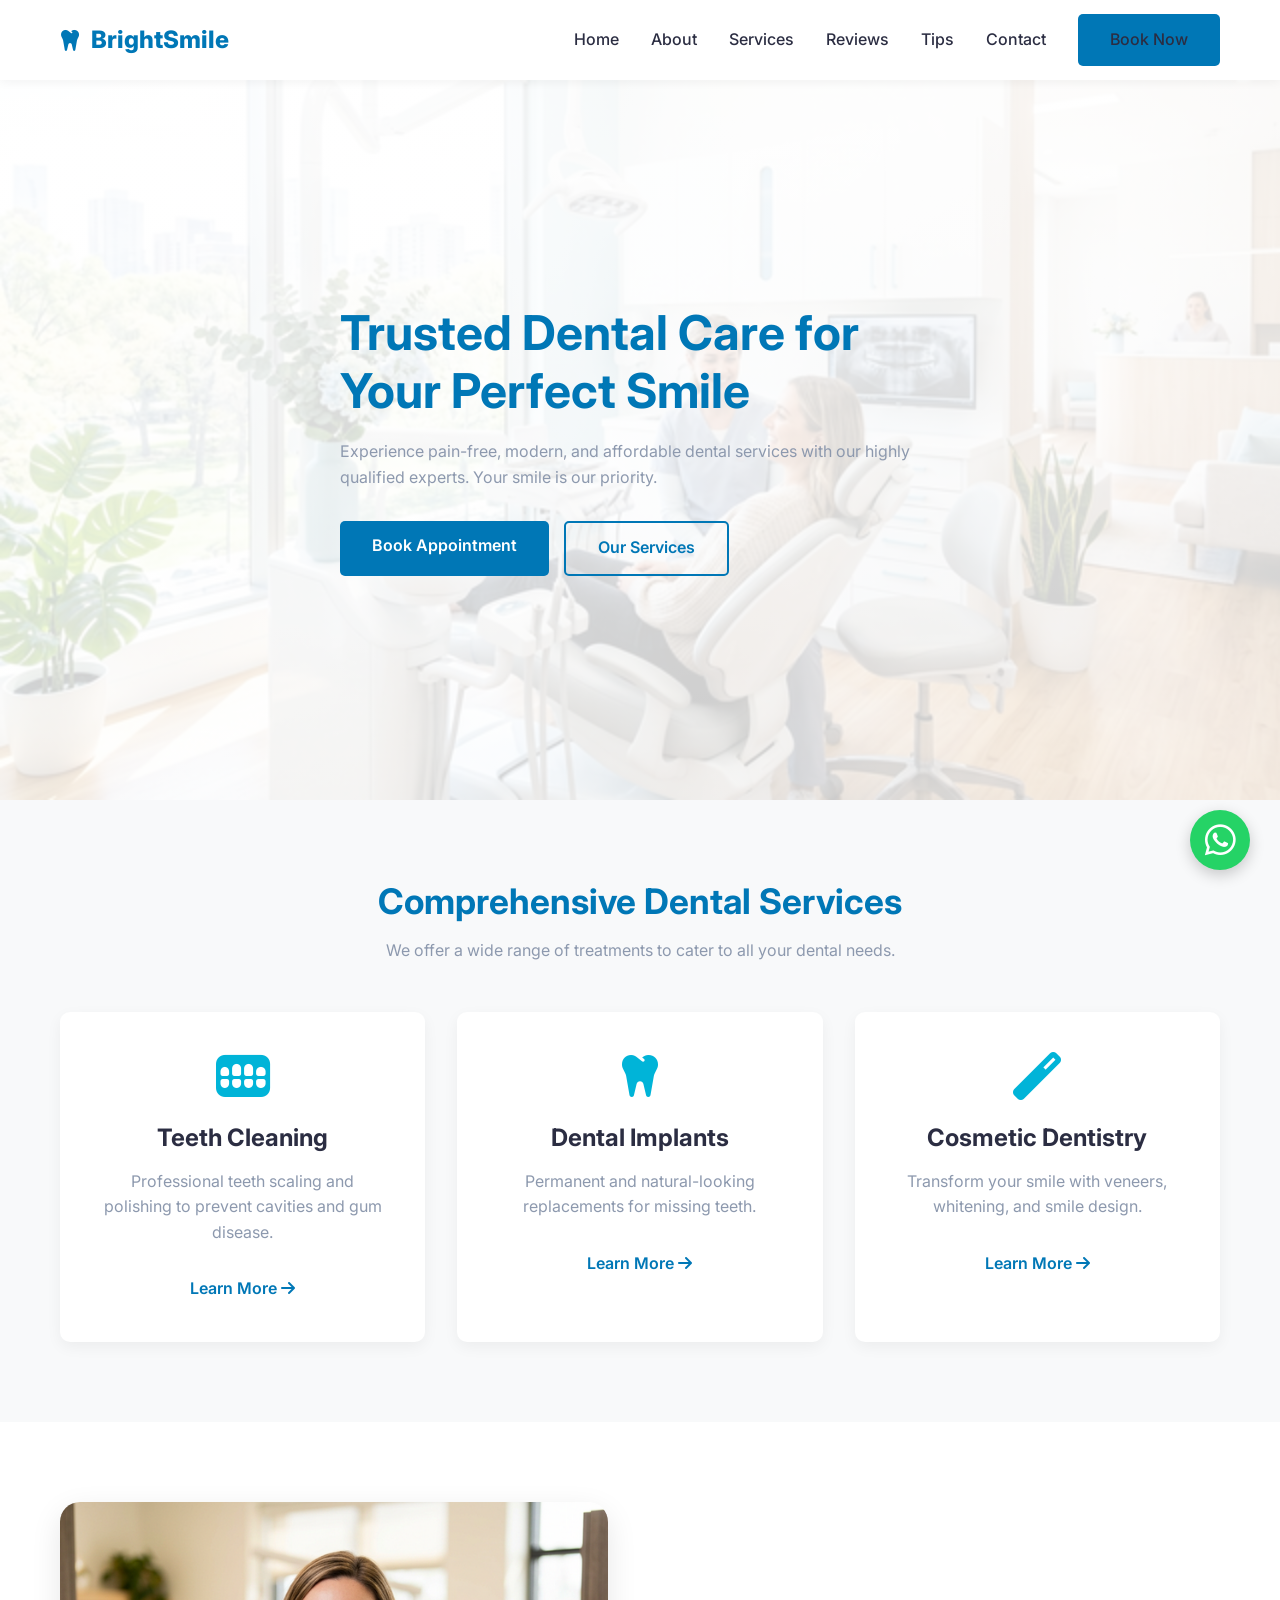
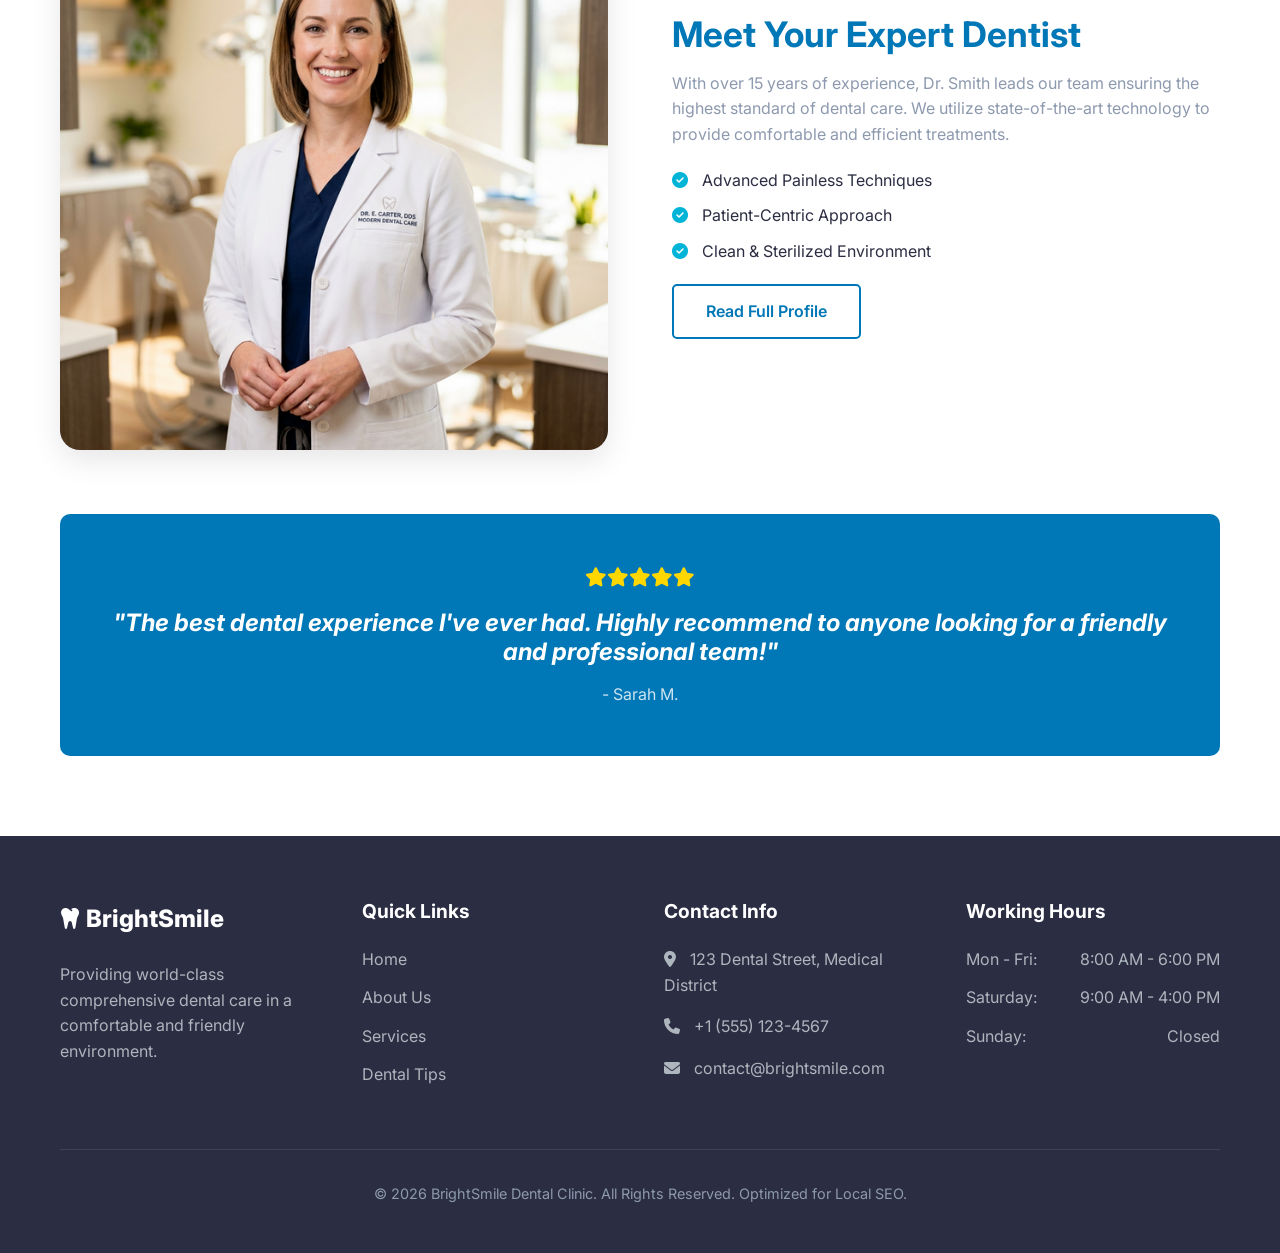
<file: index.html>
<!DOCTYPE html>
<html lang="en">
<head>
    <meta charset="UTF-8">
    <meta name="viewport" content="width=device-width, initial-scale=1.0">
    <title>BrightSmile Dental Clinic | Trusted Dental Care</title>
    <meta name="description" content="Top-rated dental clinic offering teeth cleaning, dental implants, braces, root canal treatments, and cosmetic dentistry. Book your appointment today!">
    
    <!-- Google Fonts -->
    <link href="https://fonts.googleapis.com/css2?family=Inter:wght@400;500;600;700;800&display=swap" rel="stylesheet">
    <!-- Font Awesome -->
    <link rel="stylesheet" href="https://cdnjs.cloudflare.com/ajax/libs/font-awesome/6.4.0/css/all.min.css">
    <!-- Custom CSS -->
    <link rel="stylesheet" href="css/styles.css">
    
    <style>
        /* Home Specific Styles */
        .hero {
            background: linear-gradient(rgba(255, 255, 255, 0.9), rgba(255, 255, 255, 0.8)), url('images/hero_bg_1773500211596.png') center/cover;
            min-height: 80vh;
            display: flex;
            align-items: center;
        }

        .hero-content {
            max-width: 600px;
        }

        .hero h1 {
            color: var(--primary-color);
            margin-bottom: 20px;
        }

        .hero-btns {
            display: flex;
            gap: 15px;
            margin-top: 30px;
        }

        /* Services Overview */
        .services-grid {
            display: grid;
            grid-template-columns: repeat(auto-fit, minmax(300px, 1fr));
            gap: 2rem;
            margin-top: 3rem;
        }

        .service-card {
            background: var(--white);
            padding: 2.5rem;
            border-radius: 10px;
            box-shadow: 0 5px 15px rgba(0,0,0,0.05);
            text-align: center;
            transition: var(--transition);
        }

        .service-card:hover {
            transform: translateY(-10px);
            box-shadow: 0 15px 30px rgba(0,0,0,0.1);
        }

        .service-icon {
            font-size: 3rem;
            color: var(--secondary-color);
            margin-bottom: 1.5rem;
        }

        /* Testimonial Snippet */
        .testimonial-snippet {
            background-color: var(--primary-color);
            color: var(--white);
            border-radius: 10px;
            padding: 3rem;
            text-align: center;
            margin-top: 4rem;
        }

        .stars {
            color: #ffd700;
            margin-bottom: 1rem;
            font-size: 1.2rem;
        }
    </style>
</head>
<body>

    <!-- Header -->
    <header class="header">
        <div class="container nav">
            <a href="index.html" class="logo">
                <i class="fas fa-tooth"></i> BrightSmile
            </a>
            <div class="mobile-menu-btn">
                <i class="fas fa-bars"></i>
            </div>
            <nav class="nav-links">
                <a href="index.html">Home</a>
                <a href="about.html">About</a>
                <a href="services.html">Services</a>
                <a href="testimonials.html">Reviews</a>
                <a href="blog.html">Tips</a>
                <a href="contact.html">Contact</a>
                <a href="book-appointment.html" class="btn btn-primary">Book Now</a>
            </nav>
        </div>
    </header>

    <!-- Hero Section -->
    <section class="hero">
        <div class="container">
            <div class="hero-content">
                <h1>Trusted Dental Care for Your Perfect Smile</h1>
                <p>Experience pain-free, modern, and affordable dental services with our highly qualified experts. Your smile is our priority.</p>
                <div class="hero-btns">
                    <a href="book-appointment.html" class="btn btn-primary">Book Appointment</a>
                    <a href="services.html" class="btn btn-outline">Our Services</a>
                </div>
            </div>
        </div>
    </section>

    <!-- Services Section -->
    <section class="section section-bg">
        <div class="container">
            <div class="text-center">
                <h2 style="color: var(--primary-color)">Comprehensive Dental Services</h2>
                <p>We offer a wide range of treatments to cater to all your dental needs.</p>
            </div>
            
            <div class="services-grid">
                <div class="service-card">
                    <i class="fas fa-teeth service-icon"></i>
                    <h3>Teeth Cleaning</h3>
                    <p>Professional teeth scaling and polishing to prevent cavities and gum disease.</p>
                    <a href="services.html#cleaning" style="margin-top: 15px; display: inline-block; font-weight: 600;">Learn More <i class="fas fa-arrow-right"></i></a>
                </div>
                
                <div class="service-card">
                    <i class="fas fa-tooth service-icon"></i>
                    <h3>Dental Implants</h3>
                    <p>Permanent and natural-looking replacements for missing teeth.</p>
                    <a href="services.html#implants" style="margin-top: 15px; display: inline-block; font-weight: 600;">Learn More <i class="fas fa-arrow-right"></i></a>
                </div>
                
                <div class="service-card">
                    <i class="fas fa-magic service-icon"></i>
                    <h3>Cosmetic Dentistry</h3>
                    <p>Transform your smile with veneers, whitening, and smile design.</p>
                    <a href="services.html#cosmetic" style="margin-top: 15px; display: inline-block; font-weight: 600;">Learn More <i class="fas fa-arrow-right"></i></a>
                </div>
            </div>
        </div>
    </section>

    <!-- Quick Intro Section -->
    <section class="section">
        <div class="container">
            <div style="display: flex; flex-wrap: wrap; gap: 4rem; align-items: center;">
                <div style="flex: 1; min-width: 300px;">
                    <img src="images/dentist_profile_1773500230418.png" alt="Dr. Smith - Lead Dentist" style="border-radius: 20px; box-shadow: 0 10px 30px rgba(0,0,0,0.1);">
                </div>
                <div style="flex: 1; min-width: 300px;">
                    <h2 style="color: var(--primary-color)">Meet Your Expert Dentist</h2>
                    <p>With over 15 years of experience, Dr. Smith leads our team ensuring the highest standard of dental care. We utilize state-of-the-art technology to provide comfortable and efficient treatments.</p>
                    <ul style="margin: 20px 0; display:flex; flex-direction:column; gap:10px;">
                        <li><i class="fas fa-check-circle" style="color: var(--secondary-color); margin-right: 10px;"></i> Advanced Painless Techniques</li>
                        <li><i class="fas fa-check-circle" style="color: var(--secondary-color); margin-right: 10px;"></i> Patient-Centric Approach</li>
                        <li><i class="fas fa-check-circle" style="color: var(--secondary-color); margin-right: 10px;"></i> Clean & Sterilized Environment</li>
                    </ul>
                    <a href="about.html" class="btn btn-outline">Read Full Profile</a>
                </div>
            </div>

            <!-- Testimonial Snippet -->
            <div class="testimonial-snippet">
                <div class="stars">
                    <i class="fas fa-star"></i><i class="fas fa-star"></i><i class="fas fa-star"></i><i class="fas fa-star"></i><i class="fas fa-star"></i>
                </div>
                <h3 style="color: var(--white); font-style: italic;">"The best dental experience I've ever had. Highly recommend to anyone looking for a friendly and professional team!"</h3>
                <p style="color: rgba(255,255,255,0.8); margin-bottom: 0;">- Sarah M.</p>
            </div>
        </div>
    </section>

    <!-- Footer -->
    <footer>
        <div class="container">
            <div class="footer-grid">
                <div class="footer-col">
                    <a href="index.html" class="logo" style="color: var(--white); margin-bottom: 1.5rem; display: inline-block;">
                        <i class="fas fa-tooth"></i> BrightSmile
                    </a>
                    <p>Providing world-class comprehensive dental care in a comfortable and friendly environment.</p>
                </div>
                
                <div class="footer-col">
                    <h3>Quick Links</h3>
                    <ul class="footer-links">
                        <li><a href="index.html">Home</a></li>
                        <li><a href="about.html">About Us</a></li>
                        <li><a href="services.html">Services</a></li>
                        <li><a href="blog.html">Dental Tips</a></li>
                    </ul>
                </div>
                
                <div class="footer-col">
                    <h3>Contact Info</h3>
                    <ul class="footer-links" style="color: #adb5bd;">
                        <li style="margin-bottom: 1rem;"><i class="fas fa-map-marker-alt" style="margin-right: 10px;"></i> 123 Dental Street, Medical District</li>
                        <li style="margin-bottom: 1rem;"><i class="fas fa-phone" style="margin-right: 10px;"></i> +1 (555) 123-4567</li>
                        <li style="margin-bottom: 1rem;"><i class="fas fa-envelope" style="margin-right: 10px;"></i> contact@brightsmile.com</li>
                    </ul>
                </div>
                
                <div class="footer-col">
                    <h3>Working Hours</h3>
                    <ul class="footer-links" style="color: #adb5bd;">
                        <li style="display:flex; justify-content:space-between;"><span>Mon - Fri:</span> <span>8:00 AM - 6:00 PM</span></li>
                        <li style="display:flex; justify-content:space-between;"><span>Saturday:</span> <span>9:00 AM - 4:00 PM</span></li>
                        <li style="display:flex; justify-content:space-between;"><span>Sunday:</span> <span>Closed</span></li>
                    </ul>
                </div>
            </div>
            
            <div class="footer-bottom">
                <p>&copy; 2026 BrightSmile Dental Clinic. All Rights Reserved. Optimized for Local SEO.</p>
            </div>
        </div>
    </footer>

    <!-- WhatsApp Floating Button -->
    <a href="https://wa.me/15551234567" target="_blank" style="position: fixed; bottom: 30px; right: 30px; background-color: #25d366; color: white; width: 60px; height: 60px; border-radius: 50%; display: flex; justify-content: center; align-items: center; font-size: 35px; box-shadow: 0 5px 15px rgba(0,0,0,0.2); z-index: 1000; transition: transform 0.3s ease;">
        <i class="fab fa-whatsapp"></i>
    </a>

    <script src="js/main.js"></script>
</body>
</html>
</file>
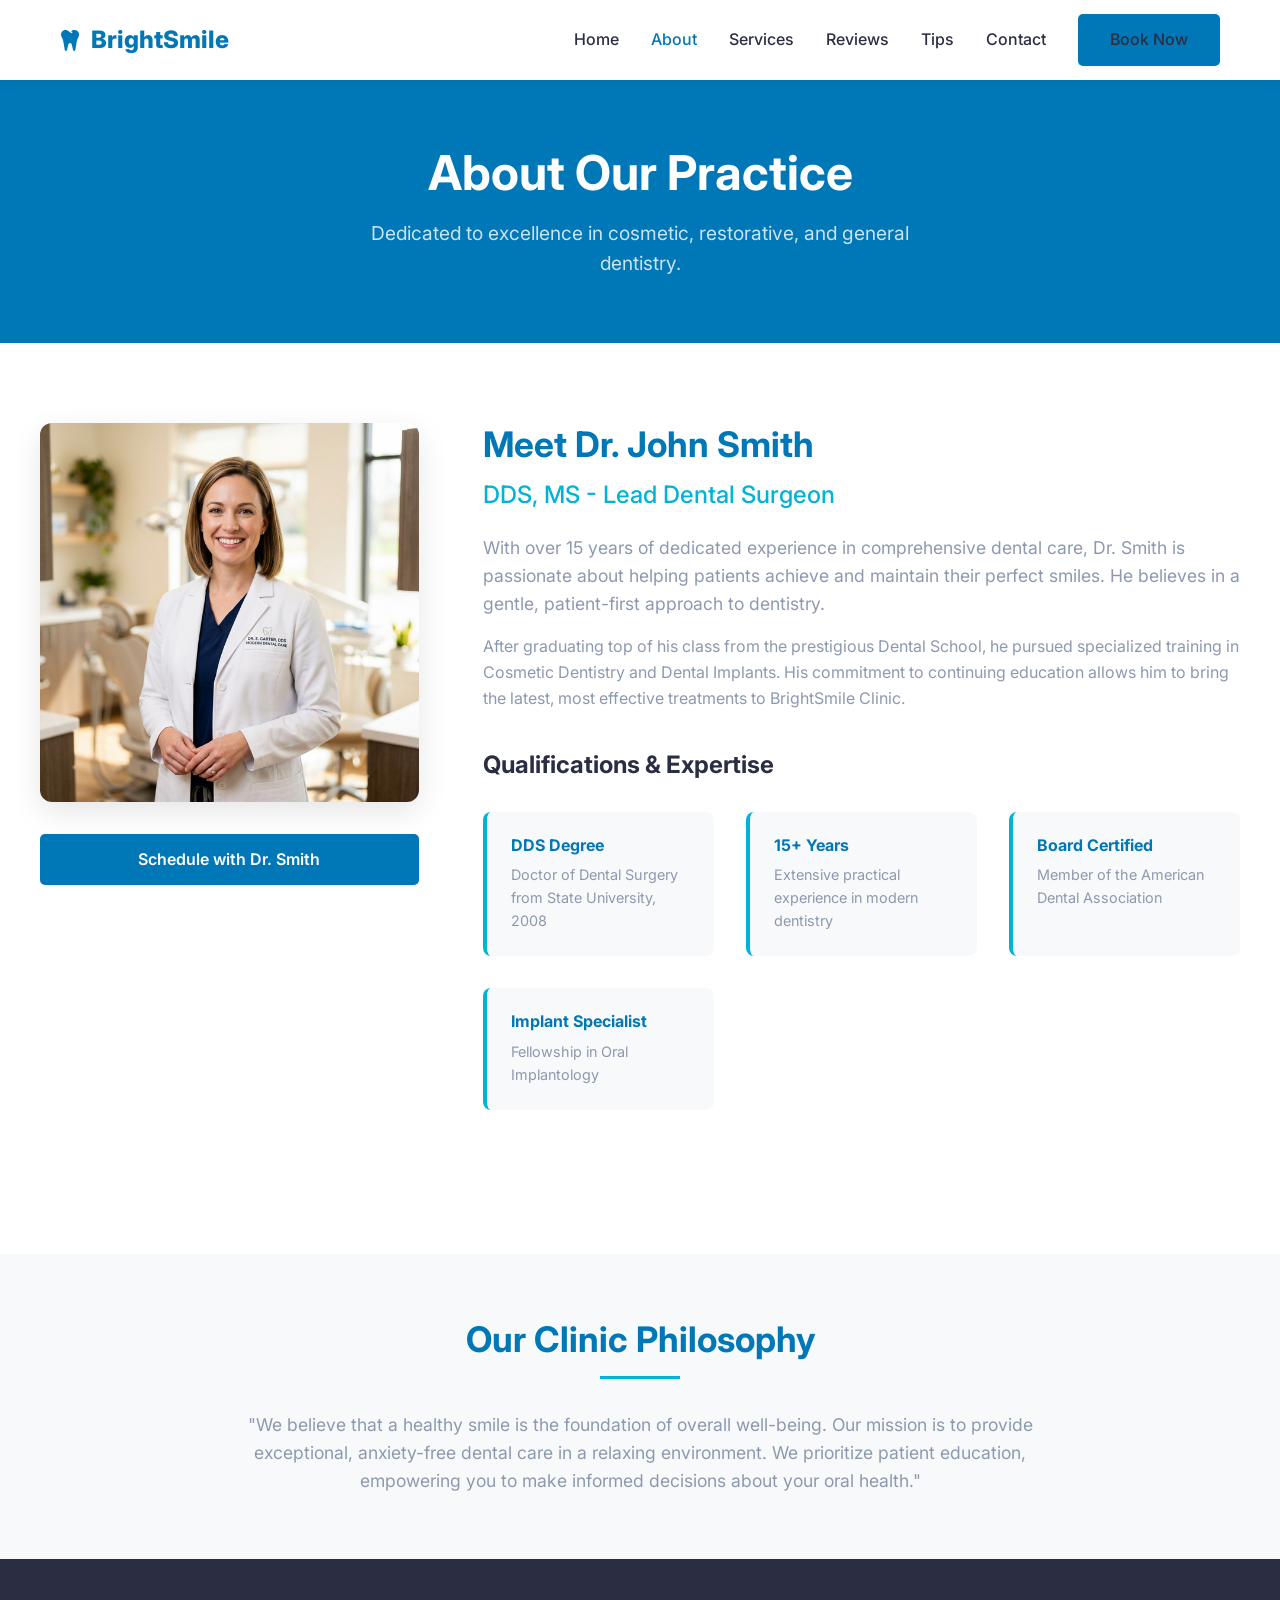
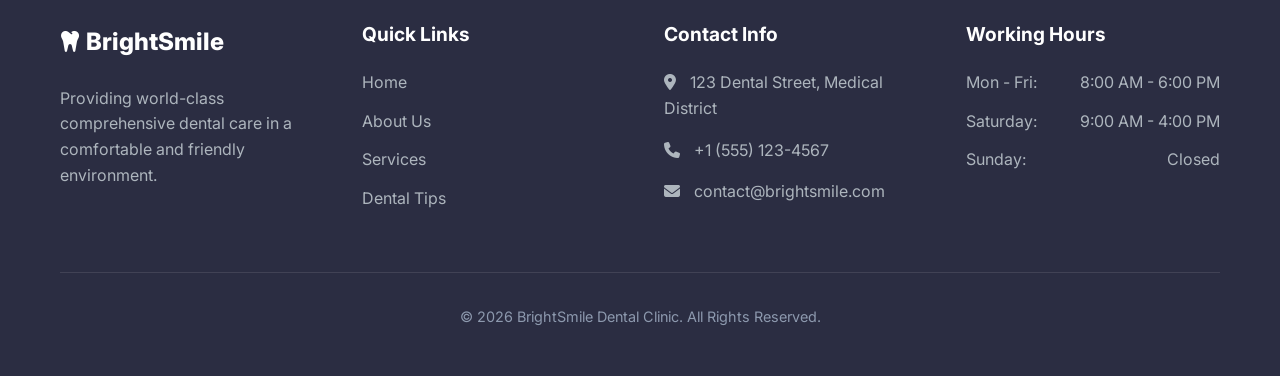
<file: about.html>
<!DOCTYPE html>
<html lang="en">
<head>
    <meta charset="UTF-8">
    <meta name="viewport" content="width=device-width, initial-scale=1.0">
    <title>About Our Dentist | BrightSmile Dental Clinic</title>
    <meta name="description" content="Learn about our experienced dentist, our clinic philosophy, and our commitment to providing top-quality dental care in a welcoming environment.">
    
    <link href="https://fonts.googleapis.com/css2?family=Inter:wght@400;500;600;700;800&display=swap" rel="stylesheet">
    <link rel="stylesheet" href="https://cdnjs.cloudflare.com/ajax/libs/font-awesome/6.4.0/css/all.min.css">
    <link rel="stylesheet" href="css/styles.css">
    
    <style>
        .page-header {
            background-color: var(--primary-color);
            color: var(--white);
            padding: 4rem 0;
            text-align: center;
        }

        .profile-section {
            display: flex;
            flex-wrap: wrap;
            gap: 4rem;
            align-items: flex-start;
        }

        .profile-image-container {
            flex: 1;
            min-width: 300px;
        }

        .profile-content {
            flex: 2;
            min-width: 300px;
        }

        .qualifications-grid {
            display: grid;
            grid-template-columns: repeat(auto-fit, minmax(200px, 1fr));
            gap: 2rem;
            margin-top: 2rem;
        }

        .qual-card {
            background: var(--bg-light);
            padding: 1.5rem;
            border-radius: 8px;
            border-left: 4px solid var(--secondary-color);
        }

        .qual-card h4 {
            color: var(--primary-color);
            margin-bottom: 0.5rem;
        }
        
        .philosophy {
            background-color: var(--bg-light);
            padding: 4rem 0;
            margin-top: 4rem;
        }
    </style>
</head>
<body>

    <!-- Header -->
    <header class="header">
        <div class="container nav">
            <a href="index.html" class="logo">
                <i class="fas fa-tooth"></i> BrightSmile
            </a>
            <div class="mobile-menu-btn">
                <i class="fas fa-bars"></i>
            </div>
            <nav class="nav-links">
                <a href="index.html">Home</a>
                <a href="about.html" style="color: var(--primary-color);">About</a>
                <a href="services.html">Services</a>
                <a href="testimonials.html">Reviews</a>
                <a href="blog.html">Tips</a>
                <a href="contact.html">Contact</a>
                <a href="book-appointment.html" class="btn btn-primary">Book Now</a>
            </nav>
        </div>
    </header>

    <div class="page-header">
        <div class="container">
            <h1 style="color:white;">About Our Practice</h1>
            <p style="color:rgba(255,255,255,0.8); font-size:1.2rem; max-width: 600px; margin: 0 auto;">Dedicated to excellence in cosmetic, restorative, and general dentistry.</p>
        </div>
    </div>

    <section class="section container">
        <div class="profile-section">
            <div class="profile-image-container">
                <img src="images/dentist_profile_1773500230418.png" alt="Dr. John Smith - Lead Dentist" style="border-radius: 12px; box-shadow: 0 10px 30px rgba(0,0,0,0.1);">
                <div class="text-center" style="margin-top: 2rem;">
                    <a href="book-appointment.html" class="btn btn-primary" style="width: 100%;">Schedule with Dr. Smith</a>
                </div>
            </div>
            
            <div class="profile-content">
                <h2 style="color: var(--primary-color)">Meet Dr. John Smith</h2>
                <h3 style="color: var(--secondary-color); font-weight: 500;">DDS, MS - Lead Dental Surgeon</h3>
                
                <p style="font-size: 1.1rem; margin-top: 1.5rem;">With over 15 years of dedicated experience in comprehensive dental care, Dr. Smith is passionate about helping patients achieve and maintain their perfect smiles. He believes in a gentle, patient-first approach to dentistry.</p>
                
                <p>After graduating top of his class from the prestigious Dental School, he pursued specialized training in Cosmetic Dentistry and Dental Implants. His commitment to continuing education allows him to bring the latest, most effective treatments to BrightSmile Clinic.</p>

                <h3 style="margin-top: 2.5rem; color: var(--text-dark);">Qualifications & Expertise</h3>
                <div class="qualifications-grid">
                    <div class="qual-card">
                        <h4>DDS Degree</h4>
                        <p style="margin:0; font-size:0.9rem;">Doctor of Dental Surgery from State University, 2008</p>
                    </div>
                    <div class="qual-card">
                        <h4>15+ Years</h4>
                        <p style="margin:0; font-size:0.9rem;">Extensive practical experience in modern dentistry</p>
                    </div>
                    <div class="qual-card">
                        <h4>Board Certified</h4>
                        <p style="margin:0; font-size:0.9rem;">Member of the American Dental Association</p>
                    </div>
                    <div class="qual-card">
                        <h4>Implant Specialist</h4>
                        <p style="margin:0; font-size:0.9rem;">Fellowship in Oral Implantology</p>
                    </div>
                </div>
            </div>
        </div>
    </section>

    <section class="philosophy">
        <div class="container text-center">
            <h2 style="color: var(--primary-color)">Our Clinic Philosophy</h2>
            <div style="width: 80px; height: 3px; background-color: var(--secondary-color); margin: 1rem auto 2rem;"></div>
            <p style="max-width: 800px; margin: 0 auto; font-size: 1.1rem;">
                "We believe that a healthy smile is the foundation of overall well-being. Our mission is to provide exceptional, anxiety-free dental care in a relaxing environment. We prioritize patient education, empowering you to make informed decisions about your oral health."
            </p>
        </div>
    </section>

    <!-- Footer -->
    <footer>
        <div class="container">
            <div class="footer-grid">
                <div class="footer-col">
                    <a href="index.html" class="logo" style="color: var(--white); margin-bottom: 1.5rem; display: inline-block;">
                        <i class="fas fa-tooth"></i> BrightSmile
                    </a>
                    <p>Providing world-class comprehensive dental care in a comfortable and friendly environment.</p>
                </div>
                
                <div class="footer-col">
                    <h3>Quick Links</h3>
                    <ul class="footer-links">
                        <li><a href="index.html">Home</a></li>
                        <li><a href="about.html">About Us</a></li>
                        <li><a href="services.html">Services</a></li>
                        <li><a href="blog.html">Dental Tips</a></li>
                    </ul>
                </div>
                
                <div class="footer-col">
                    <h3>Contact Info</h3>
                    <ul class="footer-links" style="color: #adb5bd;">
                        <li style="margin-bottom: 1rem;"><i class="fas fa-map-marker-alt" style="margin-right: 10px;"></i> 123 Dental Street, Medical District</li>
                        <li style="margin-bottom: 1rem;"><i class="fas fa-phone" style="margin-right: 10px;"></i> +1 (555) 123-4567</li>
                        <li style="margin-bottom: 1rem;"><i class="fas fa-envelope" style="margin-right: 10px;"></i> contact@brightsmile.com</li>
                    </ul>
                </div>
                
                <div class="footer-col">
                    <h3>Working Hours</h3>
                    <ul class="footer-links" style="color: #adb5bd;">
                        <li style="display:flex; justify-content:space-between;"><span>Mon - Fri:</span> <span>8:00 AM - 6:00 PM</span></li>
                        <li style="display:flex; justify-content:space-between;"><span>Saturday:</span> <span>9:00 AM - 4:00 PM</span></li>
                        <li style="display:flex; justify-content:space-between;"><span>Sunday:</span> <span>Closed</span></li>
                    </ul>
                </div>
            </div>
            <div class="footer-bottom">
                <p>&copy; 2026 BrightSmile Dental Clinic. All Rights Reserved.</p>
            </div>
        </div>
    </footer>

    <script src="js/main.js"></script>
</body>
</html>
</file>
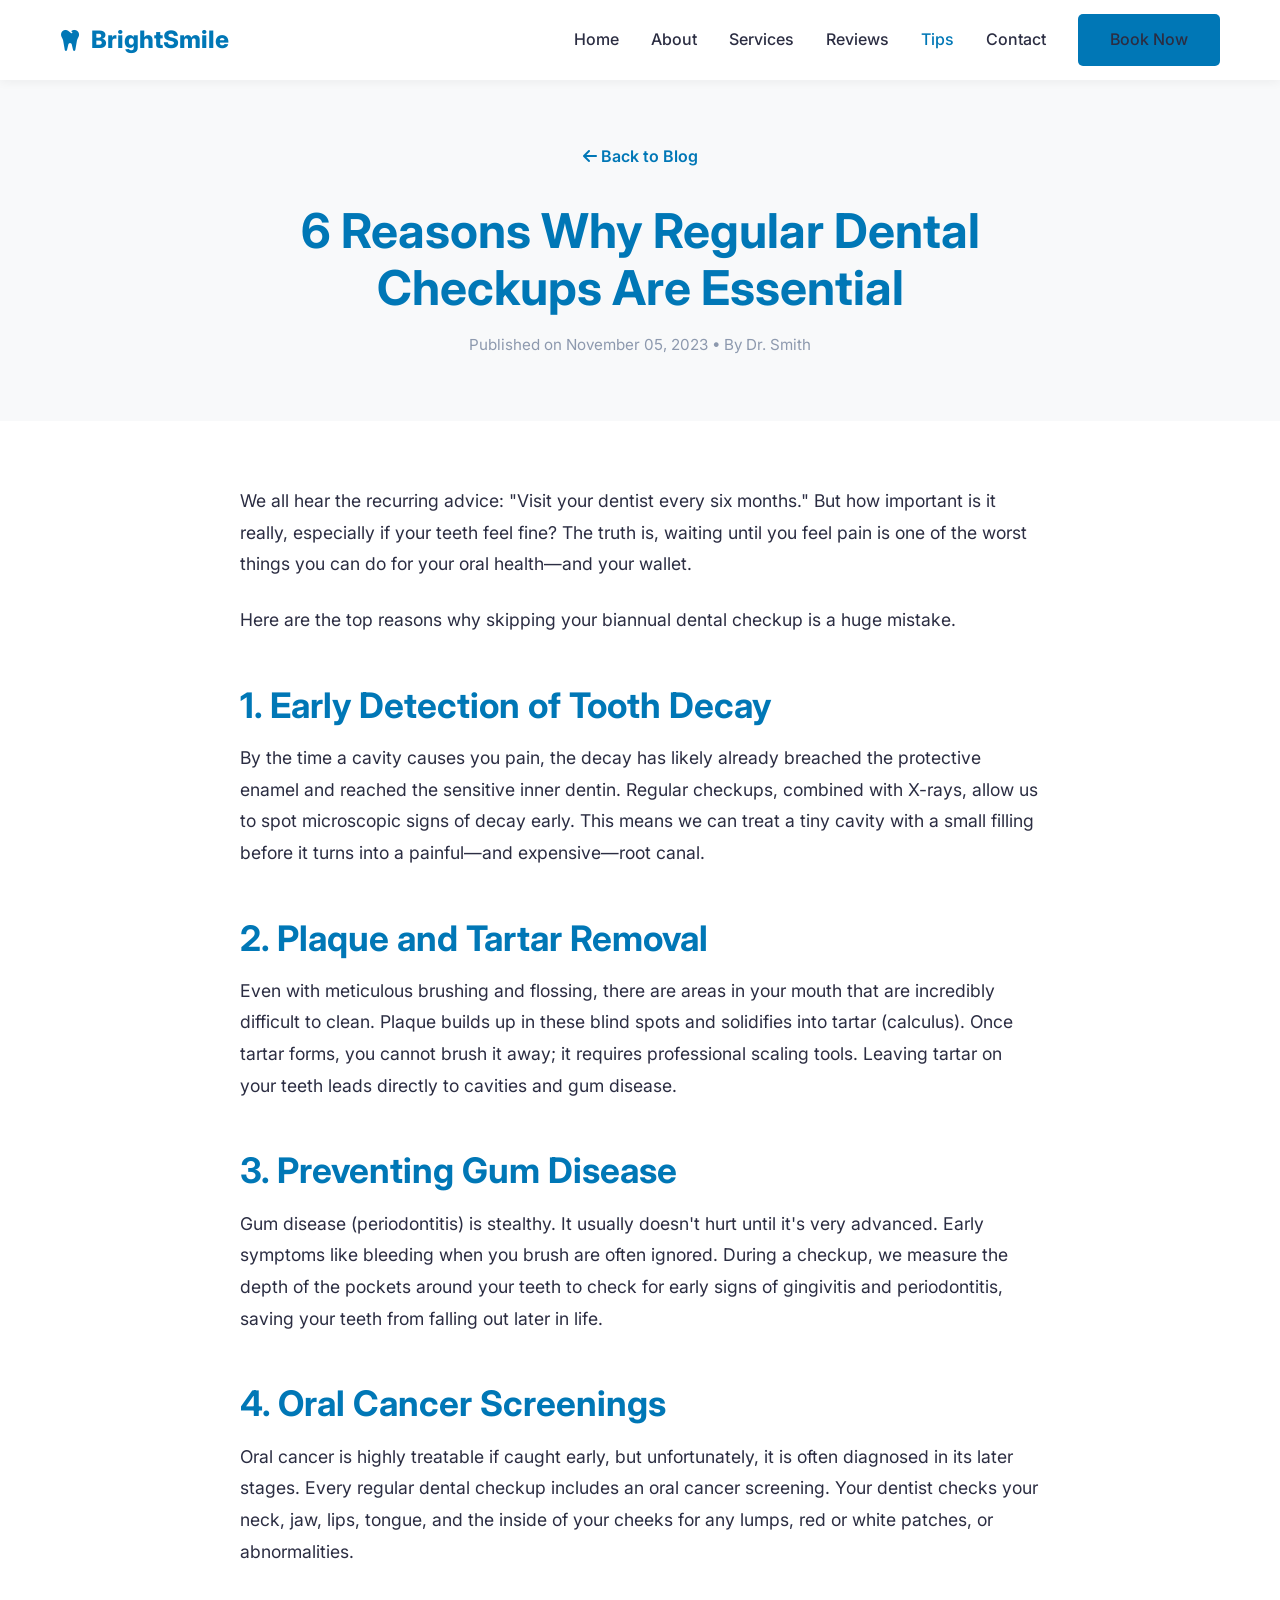
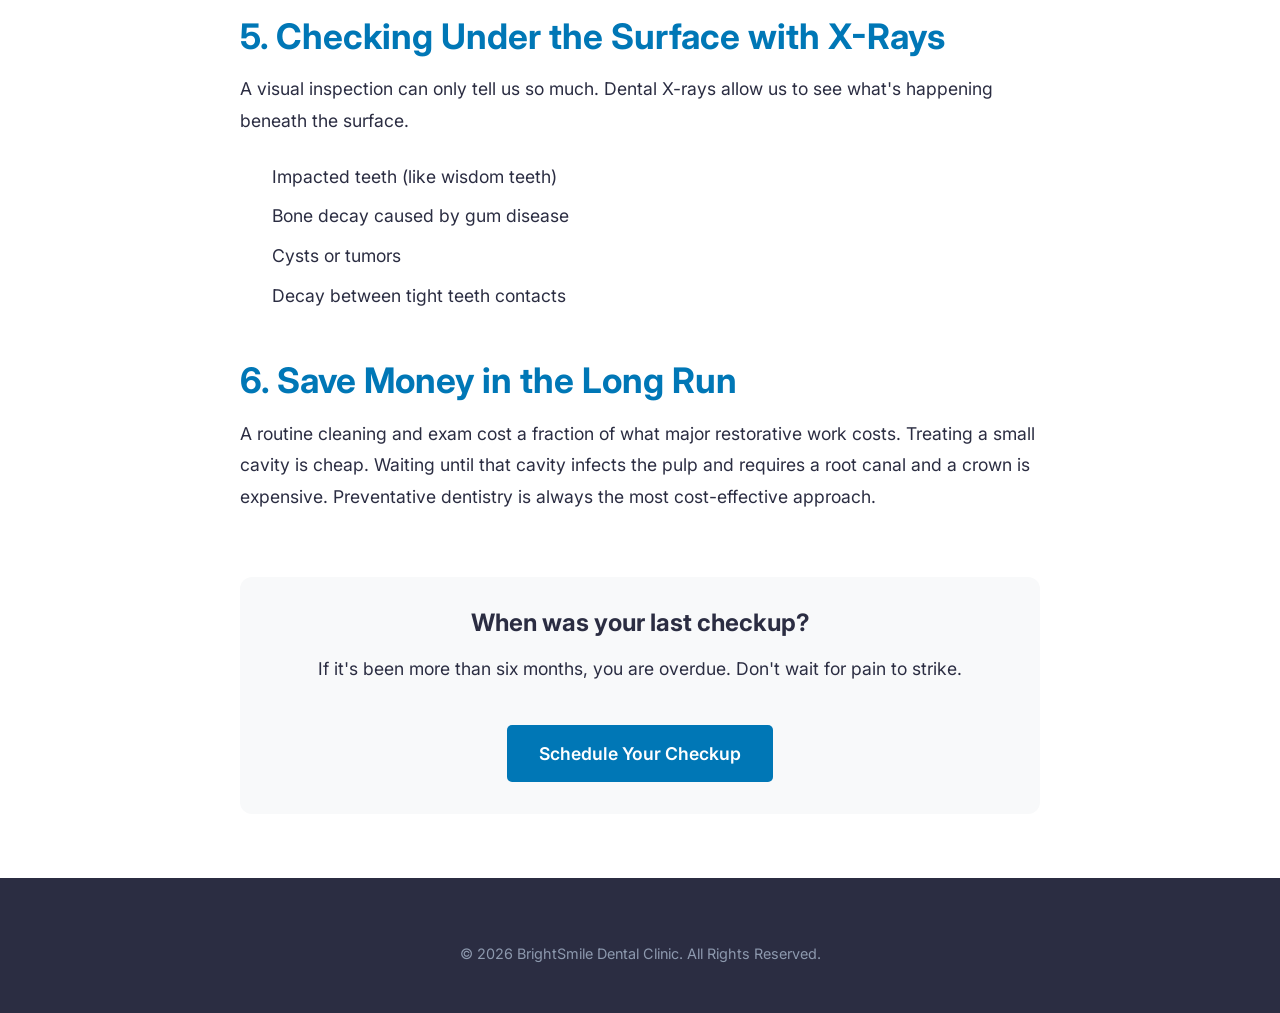
<file: blog-benefits-regular-checkups.html>
<!DOCTYPE html>
<html lang="en">
<head>
    <meta charset="UTF-8">
    <meta name="viewport" content="width=device-width, initial-scale=1.0">
    <title>Benefits of Regular Dental Checkups | BrightSmile Blog</title>
    <meta name="description" content="Discover why regular six-month dental checkups are crucial for catching oral health problems early and saving money in the long run.">
    
    <link href="https://fonts.googleapis.com/css2?family=Inter:wght@400;500;600;700;800&display=swap" rel="stylesheet">
    <link rel="stylesheet" href="https://cdnjs.cloudflare.com/ajax/libs/font-awesome/6.4.0/css/all.min.css">
    <link rel="stylesheet" href="css/styles.css">
    
    <style>
        .article-header {
            background-color: var(--bg-light);
            padding: 4rem 0;
            text-align: center;
        }

        .article-content {
            max-width: 800px;
            margin: 4rem auto;
            font-size: 1.1rem;
            line-height: 1.8;
            color: var(--text-dark);
        }

        .article-content h2 {
            color: var(--primary-color);
            margin-top: 3rem;
            margin-bottom: 1rem;
        }

        .article-content p {
            margin-bottom: 1.5rem;
            color: var(--text-dark);
        }

        .article-content ul {
            margin-bottom: 2rem;
            padding-left: 2rem;
        }

        .article-content li {
            margin-bottom: 0.5rem;
        }

        .blog-meta {
            color: var(--text-light);
            margin-top: 1rem;
            font-size: 0.95rem;
        }
    </style>
</head>
<body>

    <!-- Header -->
    <header class="header">
        <div class="container nav">
            <a href="index.html" class="logo">
                <i class="fas fa-tooth"></i> BrightSmile
            </a>
            <div class="mobile-menu-btn">
                <i class="fas fa-bars"></i>
            </div>
            <nav class="nav-links">
                <a href="index.html">Home</a>
                <a href="about.html">About</a>
                <a href="services.html">Services</a>
                <a href="testimonials.html">Reviews</a>
                <a href="blog.html" style="color: var(--primary-color);">Tips</a>
                <a href="contact.html">Contact</a>
                <a href="book-appointment.html" class="btn btn-primary">Book Now</a>
            </nav>
        </div>
    </header>

    <div class="article-header">
        <div class="container" style="max-width: 800px;">
            <a href="blog.html" style="display:inline-block; margin-bottom: 2rem; font-weight: 600;"><i class="fas fa-arrow-left"></i> Back to Blog</a>
            <h1 style="color: var(--primary-color);">6 Reasons Why Regular Dental Checkups Are Essential</h1>
            <div class="blog-meta">
                <span>Published on November 05, 2023 &bull; By Dr. Smith</span>
            </div>
        </div>
    </div>

    <article class="container">
        <div class="article-content">
            <p>We all hear the recurring advice: "Visit your dentist every six months." But how important is it really, especially if your teeth feel fine? The truth is, waiting until you feel pain is one of the worst things you can do for your oral health—and your wallet.</p>
            
            <p>Here are the top reasons why skipping your biannual dental checkup is a huge mistake.</p>

            <h2>1. Early Detection of Tooth Decay</h2>
            <p>By the time a cavity causes you pain, the decay has likely already breached the protective enamel and reached the sensitive inner dentin. Regular checkups, combined with X-rays, allow us to spot microscopic signs of decay early. This means we can treat a tiny cavity with a small filling before it turns into a painful—and expensive—root canal.</p>

            <h2>2. Plaque and Tartar Removal</h2>
            <p>Even with meticulous brushing and flossing, there are areas in your mouth that are incredibly difficult to clean. Plaque builds up in these blind spots and solidifies into tartar (calculus). Once tartar forms, you cannot brush it away; it requires professional scaling tools. Leaving tartar on your teeth leads directly to cavities and gum disease.</p>

            <h2>3. Preventing Gum Disease</h2>
            <p>Gum disease (periodontitis) is stealthy. It usually doesn't hurt until it's very advanced. Early symptoms like bleeding when you brush are often ignored. During a checkup, we measure the depth of the pockets around your teeth to check for early signs of gingivitis and periodontitis, saving your teeth from falling out later in life.</p>

            <h2>4. Oral Cancer Screenings</h2>
            <p>Oral cancer is highly treatable if caught early, but unfortunately, it is often diagnosed in its later stages. Every regular dental checkup includes an oral cancer screening. Your dentist checks your neck, jaw, lips, tongue, and the inside of your cheeks for any lumps, red or white patches, or abnormalities.</p>

            <h2>5. Checking Under the Surface with X-Rays</h2>
            <p>A visual inspection can only tell us so much. Dental X-rays allow us to see what's happening beneath the surface.</p>
            <ul>
                <li>Impacted teeth (like wisdom teeth)</li>
                <li>Bone decay caused by gum disease</li>
                <li>Cysts or tumors</li>
                <li>Decay between tight teeth contacts</li>
            </ul>

            <h2>6. Save Money in the Long Run</h2>
            <p>A routine cleaning and exam cost a fraction of what major restorative work costs. Treating a small cavity is cheap. Waiting until that cavity infects the pulp and requires a root canal and a crown is expensive. Preventative dentistry is always the most cost-effective approach.</p>

            <div style="background-color: var(--bg-light); padding: 2rem; border-radius: 12px; margin-top: 4rem; text-align: center;">
                <h3>When was your last checkup?</h3>
                <p>If it's been more than six months, you are overdue. Don't wait for pain to strike.</p>
                <a href="book-appointment.html?treatment=general-consult" class="btn btn-primary" style="margin-top: 1rem;">Schedule Your Checkup</a>
            </div>
        </div>
    </article>

    <!-- Footer -->
    <footer>
        <div class="container">
            <div class="footer-bottom" style="border-top:none; padding-top: 0;">
                <p>&copy; 2026 BrightSmile Dental Clinic. All Rights Reserved.</p>
            </div>
        </div>
    </footer>

    <script src="js/main.js"></script>
</body>
</html>
</file>
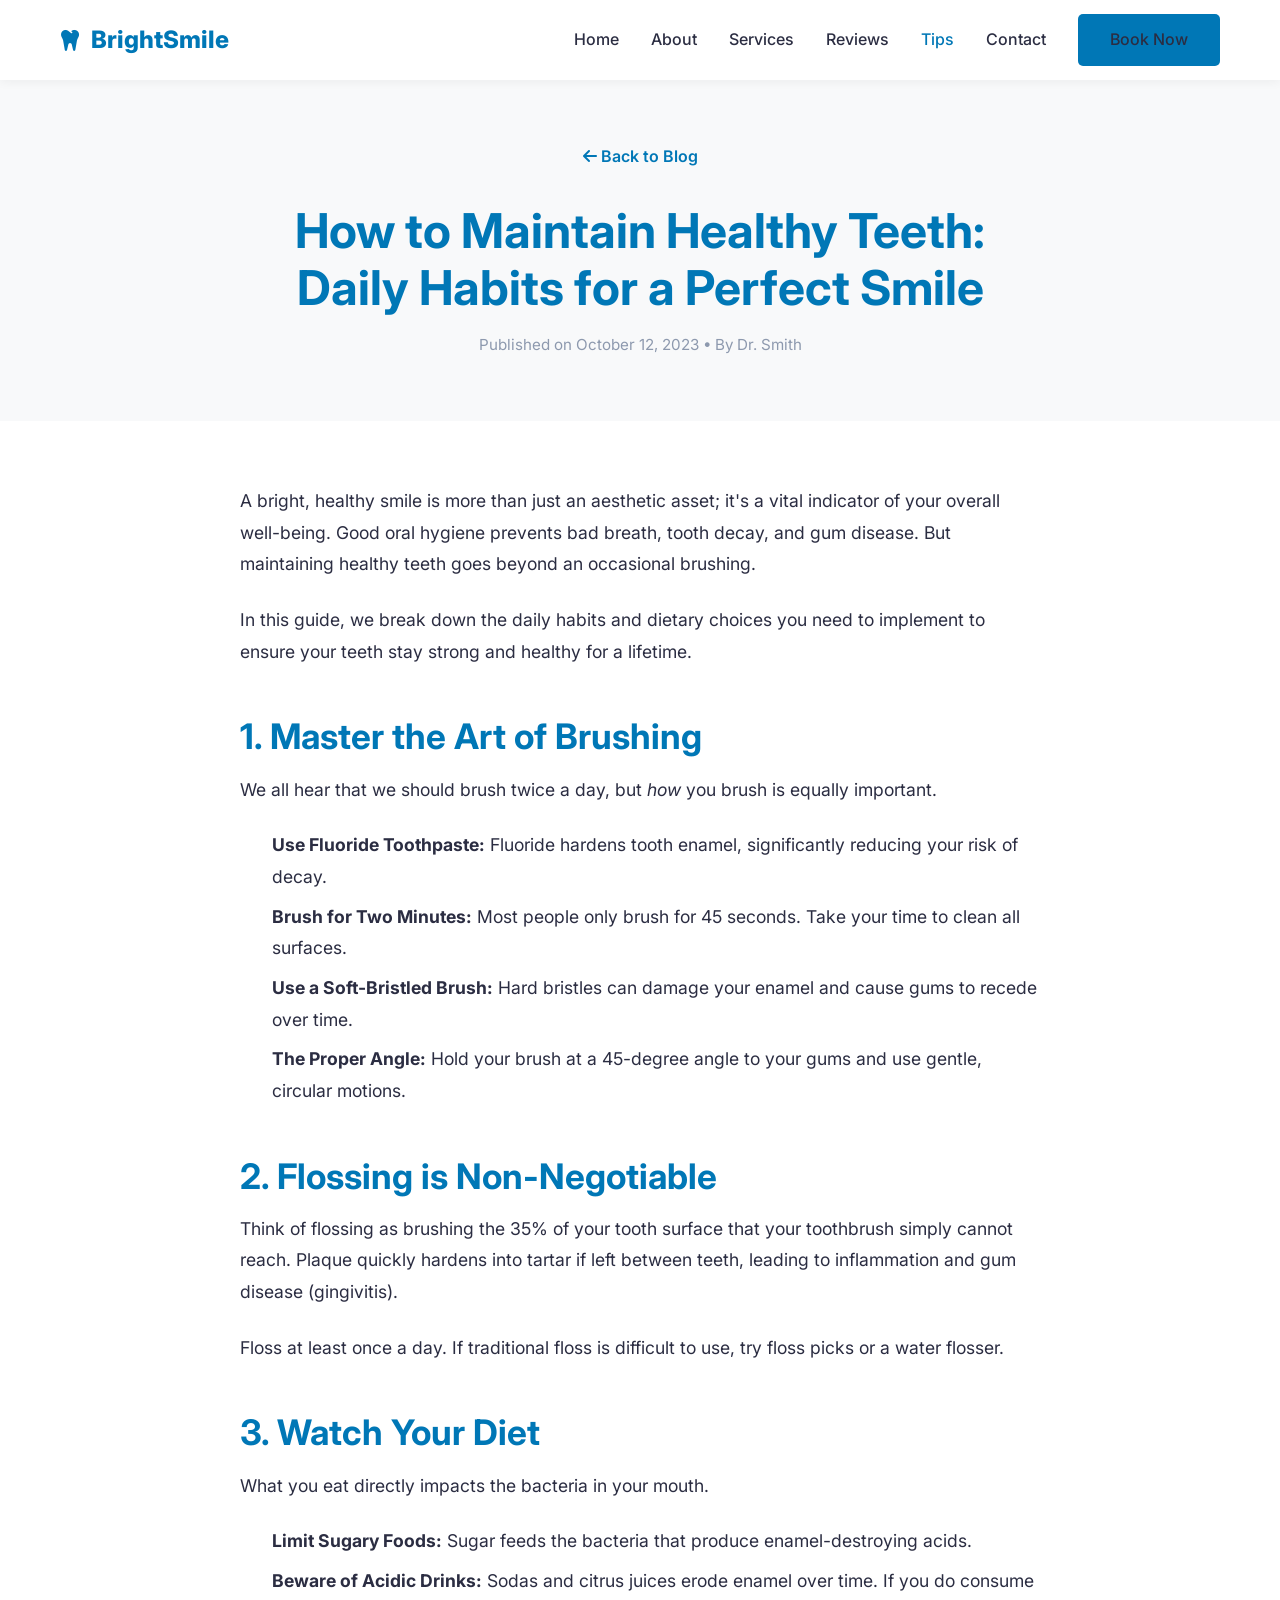
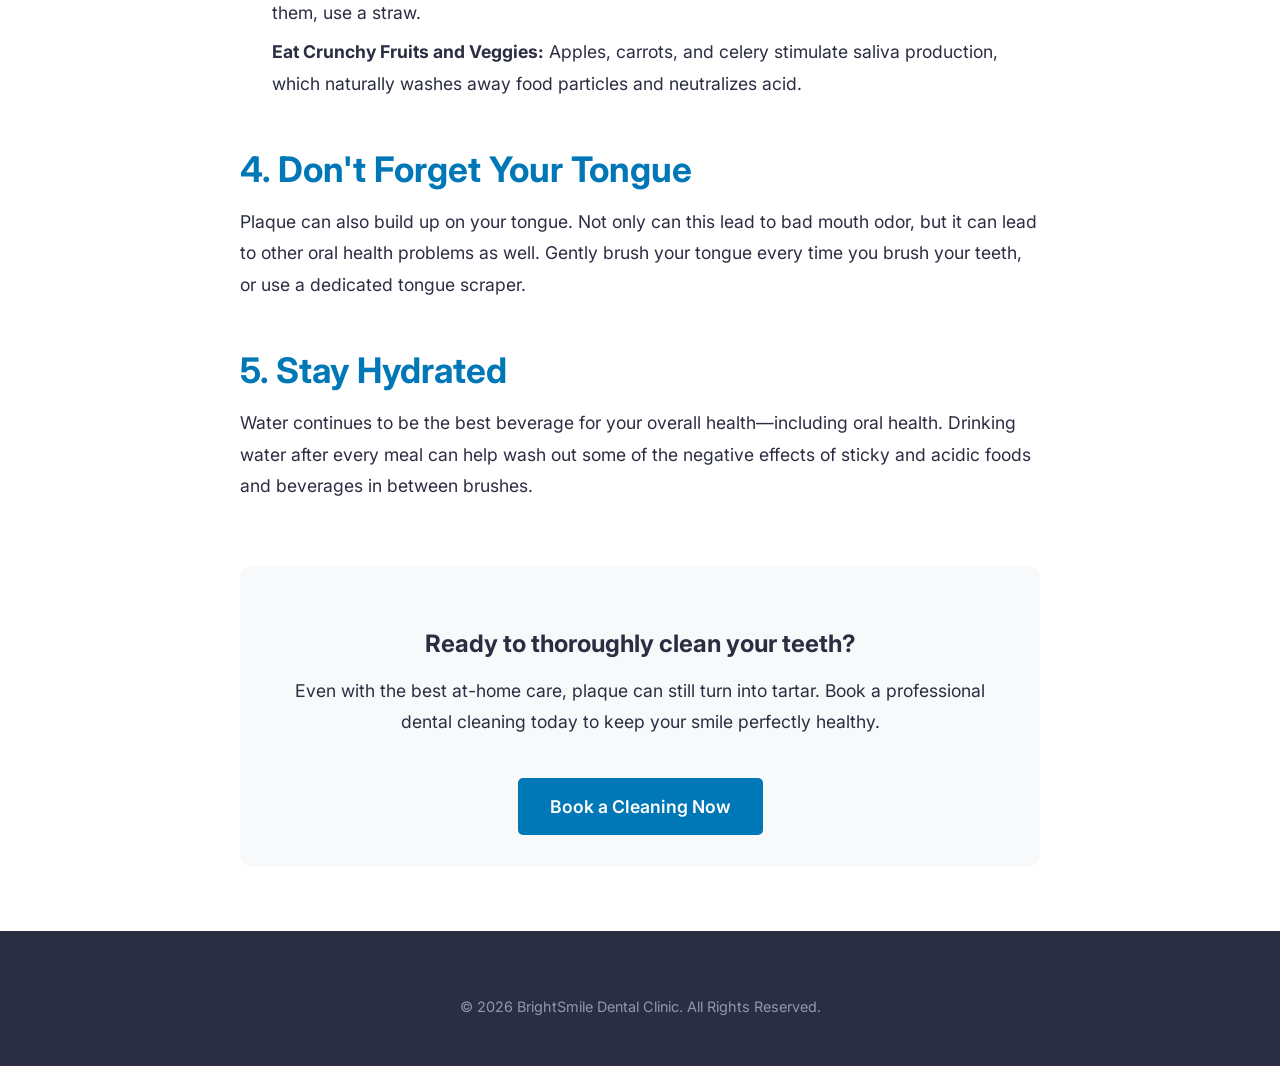
<file: blog-maintain-healthy-teeth.html>
<!DOCTYPE html>
<html lang="en">
<head>
    <meta charset="UTF-8">
    <meta name="viewport" content="width=device-width, initial-scale=1.0">
    <title>How to Maintain Healthy Teeth | BrightSmile Blog</title>
    <meta name="description" content="Discover daily habits and best practices to ensure your teeth remain healthy, strong, and cavity-free. Expert advice from BrightSmile Clinic.">
    
    <link href="https://fonts.googleapis.com/css2?family=Inter:wght@400;500;600;700;800&display=swap" rel="stylesheet">
    <link rel="stylesheet" href="https://cdnjs.cloudflare.com/ajax/libs/font-awesome/6.4.0/css/all.min.css">
    <link rel="stylesheet" href="css/styles.css">
    
    <style>
        .article-header {
            background-color: var(--bg-light);
            padding: 4rem 0;
            text-align: center;
        }

        .article-content {
            max-width: 800px;
            margin: 4rem auto;
            font-size: 1.1rem;
            line-height: 1.8;
            color: var(--text-dark);
        }

        .article-content h2 {
            color: var(--primary-color);
            margin-top: 3rem;
            margin-bottom: 1rem;
        }
        
        .article-content h3 {
            color: var(--text-dark);
            margin-top: 2rem;
        }

        .article-content p {
            margin-bottom: 1.5rem;
            color: var(--text-dark);
        }

        .article-content ul {
            margin-bottom: 2rem;
            padding-left: 2rem;
        }

        .article-content li {
            margin-bottom: 0.5rem;
        }

        .blog-meta {
            color: var(--text-light);
            margin-top: 1rem;
            font-size: 0.95rem;
        }
    </style>
</head>
<body>

    <!-- Header -->
    <header class="header">
        <div class="container nav">
            <a href="index.html" class="logo">
                <i class="fas fa-tooth"></i> BrightSmile
            </a>
            <div class="mobile-menu-btn">
                <i class="fas fa-bars"></i>
            </div>
            <nav class="nav-links">
                <a href="index.html">Home</a>
                <a href="about.html">About</a>
                <a href="services.html">Services</a>
                <a href="testimonials.html">Reviews</a>
                <a href="blog.html" style="color: var(--primary-color);">Tips</a>
                <a href="contact.html">Contact</a>
                <a href="book-appointment.html" class="btn btn-primary">Book Now</a>
            </nav>
        </div>
    </header>

    <div class="article-header">
        <div class="container" style="max-width: 800px;">
            <a href="blog.html" style="display:inline-block; margin-bottom: 2rem; font-weight: 600;"><i class="fas fa-arrow-left"></i> Back to Blog</a>
            <h1 style="color: var(--primary-color);">How to Maintain Healthy Teeth: Daily Habits for a Perfect Smile</h1>
            <div class="blog-meta">
                <span>Published on October 12, 2023 &bull; By Dr. Smith</span>
            </div>
        </div>
    </div>

    <article class="container">
        <div class="article-content">
            <p>A bright, healthy smile is more than just an aesthetic asset; it's a vital indicator of your overall well-being. Good oral hygiene prevents bad breath, tooth decay, and gum disease. But maintaining healthy teeth goes beyond an occasional brushing.</p>
            
            <p>In this guide, we break down the daily habits and dietary choices you need to implement to ensure your teeth stay strong and healthy for a lifetime.</p>

            <h2>1. Master the Art of Brushing</h2>
            <p>We all hear that we should brush twice a day, but <i>how</i> you brush is equally important.</p>
            <ul>
                <li><strong>Use Fluoride Toothpaste:</strong> Fluoride hardens tooth enamel, significantly reducing your risk of decay.</li>
                <li><strong>Brush for Two Minutes:</strong> Most people only brush for 45 seconds. Take your time to clean all surfaces.</li>
                <li><strong>Use a Soft-Bristled Brush:</strong> Hard bristles can damage your enamel and cause gums to recede over time.</li>
                <li><strong>The Proper Angle:</strong> Hold your brush at a 45-degree angle to your gums and use gentle, circular motions.</li>
            </ul>

            <h2>2. Flossing is Non-Negotiable</h2>
            <p>Think of flossing as brushing the 35% of your tooth surface that your toothbrush simply cannot reach. Plaque quickly hardens into tartar if left between teeth, leading to inflammation and gum disease (gingivitis).</p>
            <p>Floss at least once a day. If traditional floss is difficult to use, try floss picks or a water flosser.</p>

            <h2>3. Watch Your Diet</h2>
            <p>What you eat directly impacts the bacteria in your mouth.</p>
            <ul>
                <li><strong>Limit Sugary Foods:</strong> Sugar feeds the bacteria that produce enamel-destroying acids.</li>
                <li><strong>Beware of Acidic Drinks:</strong> Sodas and citrus juices erode enamel over time. If you do consume them, use a straw.</li>
                <li><strong>Eat Crunchy Fruits and Veggies:</strong> Apples, carrots, and celery stimulate saliva production, which naturally washes away food particles and neutralizes acid.</li>
            </ul>

            <h2>4. Don't Forget Your Tongue</h2>
            <p>Plaque can also build up on your tongue. Not only can this lead to bad mouth odor, but it can lead to other oral health problems as well. Gently brush your tongue every time you brush your teeth, or use a dedicated tongue scraper.</p>

            <h2>5. Stay Hydrated</h2>
            <p>Water continues to be the best beverage for your overall health—including oral health. Drinking water after every meal can help wash out some of the negative effects of sticky and acidic foods and beverages in between brushes.</p>

            <div style="background-color: var(--bg-light); padding: 2rem; border-radius: 12px; margin-top: 4rem; text-align: center;">
                <h3>Ready to thoroughly clean your teeth?</h3>
                <p>Even with the best at-home care, plaque can still turn into tartar. Book a professional dental cleaning today to keep your smile perfectly healthy.</p>
                <a href="book-appointment.html?treatment=cleaning" class="btn btn-primary" style="margin-top: 1rem;">Book a Cleaning Now</a>
            </div>
        </div>
    </article>

    <!-- Footer -->
    <footer>
        <div class="container">
            <div class="footer-bottom" style="border-top:none; padding-top: 0;">
                <p>&copy; 2026 BrightSmile Dental Clinic. All Rights Reserved.</p>
            </div>
        </div>
    </footer>

    <script src="js/main.js"></script>
</body>
</html>
</file>
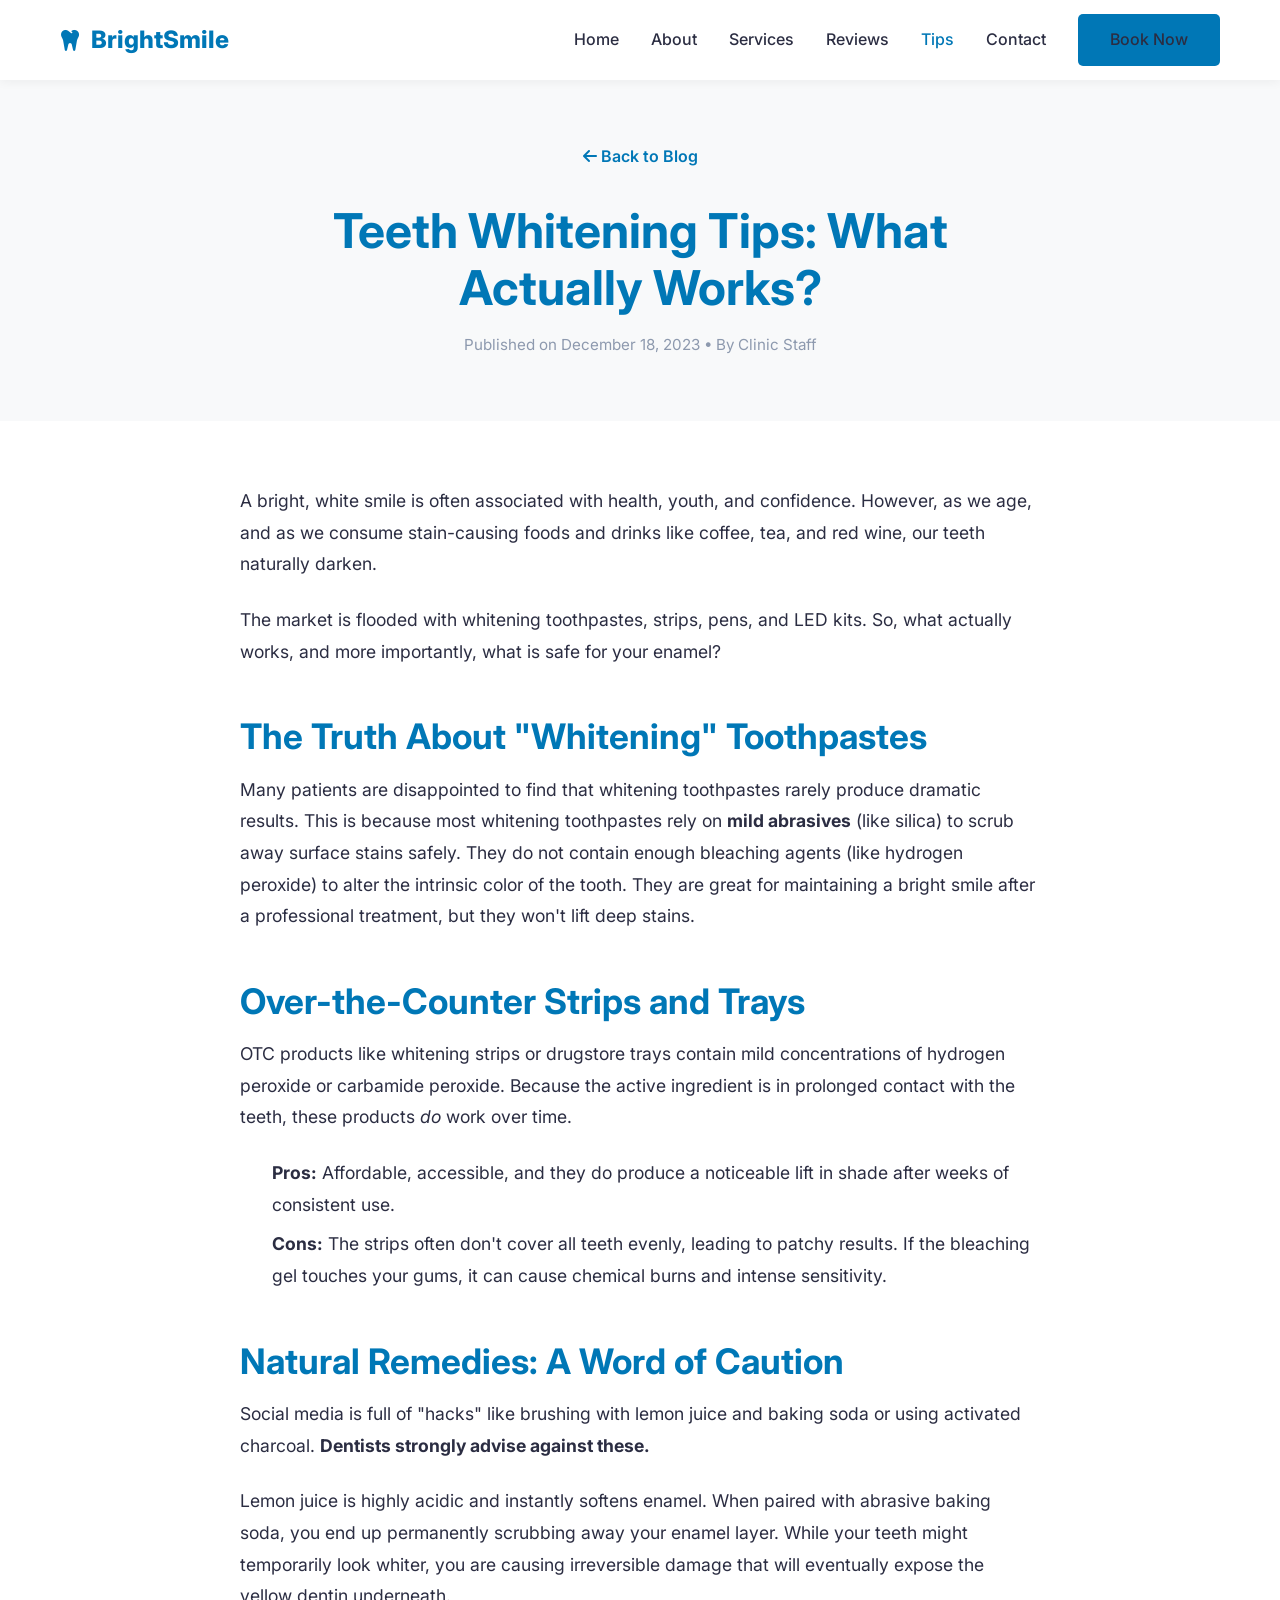
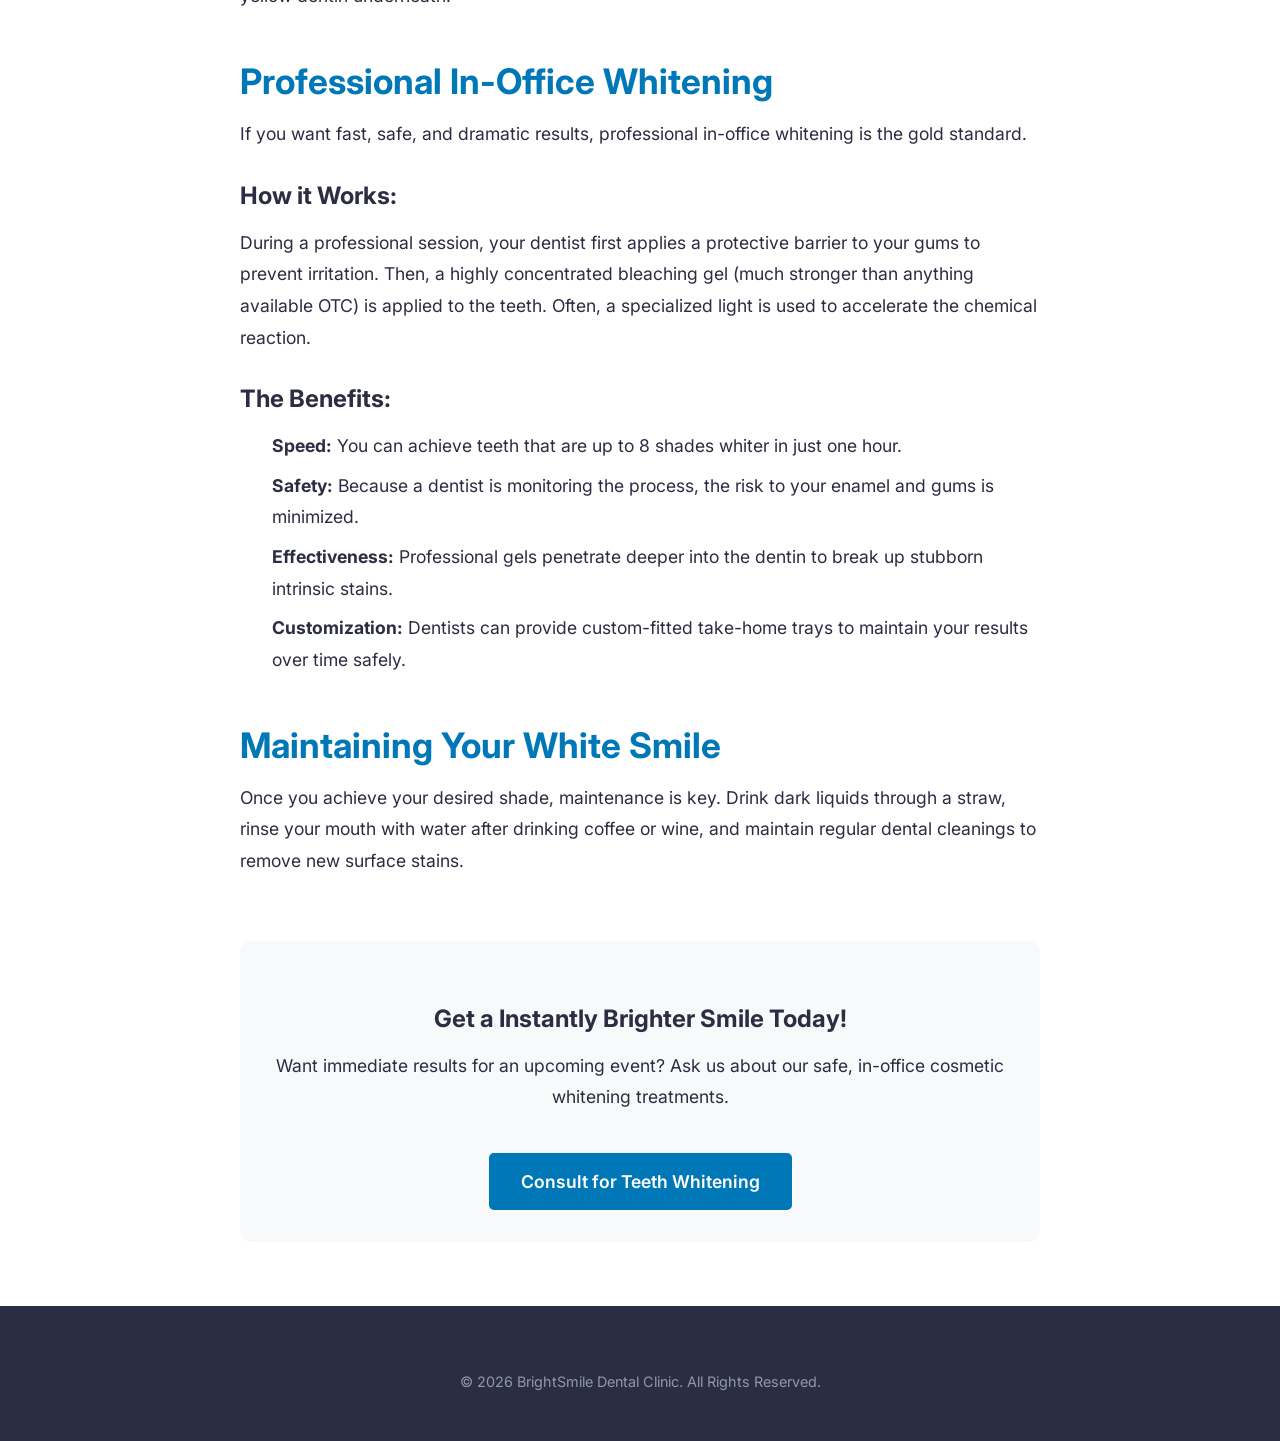
<file: blog-teeth-whitening-tips.html>
<!DOCTYPE html>
<html lang="en">
<head>
    <meta charset="UTF-8">
    <meta name="viewport" content="width=device-width, initial-scale=1.0">
    <title>Teeth Whitening Tips: What Works? | BrightSmile Blog</title>
    <meta name="description" content="Compare natural remedies, over-the-counter strips, and professional teeth whitening treatments to achieve the brightest smile safely.">
    
    <link href="https://fonts.googleapis.com/css2?family=Inter:wght@400;500;600;700;800&display=swap" rel="stylesheet">
    <link rel="stylesheet" href="https://cdnjs.cloudflare.com/ajax/libs/font-awesome/6.4.0/css/all.min.css">
    <link rel="stylesheet" href="css/styles.css">
    
    <style>
        .article-header {
            background-color: var(--bg-light);
            padding: 4rem 0;
            text-align: center;
        }

        .article-content {
            max-width: 800px;
            margin: 4rem auto;
            font-size: 1.1rem;
            line-height: 1.8;
            color: var(--text-dark);
        }

        .article-content h2 {
            color: var(--primary-color);
            margin-top: 3rem;
            margin-bottom: 1rem;
        }
        
        .article-content h3 {
            color: var(--text-dark);
            margin-top: 2rem;
        }

        .article-content p {
            margin-bottom: 1.5rem;
            color: var(--text-dark);
        }

        .article-content ul {
            margin-bottom: 2rem;
            padding-left: 2rem;
        }

        .article-content li {
            margin-bottom: 0.5rem;
        }

        .blog-meta {
            color: var(--text-light);
            margin-top: 1rem;
            font-size: 0.95rem;
        }
    </style>
</head>
<body>

    <!-- Header -->
    <header class="header">
        <div class="container nav">
            <a href="index.html" class="logo">
                <i class="fas fa-tooth"></i> BrightSmile
            </a>
            <div class="mobile-menu-btn">
                <i class="fas fa-bars"></i>
            </div>
            <nav class="nav-links">
                <a href="index.html">Home</a>
                <a href="about.html">About</a>
                <a href="services.html">Services</a>
                <a href="testimonials.html">Reviews</a>
                <a href="blog.html" style="color: var(--primary-color);">Tips</a>
                <a href="contact.html">Contact</a>
                <a href="book-appointment.html" class="btn btn-primary">Book Now</a>
            </nav>
        </div>
    </header>

    <div class="article-header">
        <div class="container" style="max-width: 800px;">
            <a href="blog.html" style="display:inline-block; margin-bottom: 2rem; font-weight: 600;"><i class="fas fa-arrow-left"></i> Back to Blog</a>
            <h1 style="color: var(--primary-color);">Teeth Whitening Tips: What Actually Works?</h1>
            <div class="blog-meta">
                <span>Published on December 18, 2023 &bull; By Clinic Staff</span>
            </div>
        </div>
    </div>

    <article class="container">
        <div class="article-content">
            <p>A bright, white smile is often associated with health, youth, and confidence. However, as we age, and as we consume stain-causing foods and drinks like coffee, tea, and red wine, our teeth naturally darken.</p>
            
            <p>The market is flooded with whitening toothpastes, strips, pens, and LED kits. So, what actually works, and more importantly, what is safe for your enamel?</p>

            <h2>The Truth About "Whitening" Toothpastes</h2>
            <p>Many patients are disappointed to find that whitening toothpastes rarely produce dramatic results. This is because most whitening toothpastes rely on <strong>mild abrasives</strong> (like silica) to scrub away surface stains safely. They do not contain enough bleaching agents (like hydrogen peroxide) to alter the intrinsic color of the tooth. They are great for maintaining a bright smile after a professional treatment, but they won't lift deep stains.</p>

            <h2>Over-the-Counter Strips and Trays</h2>
            <p>OTC products like whitening strips or drugstore trays contain mild concentrations of hydrogen peroxide or carbamide peroxide. Because the active ingredient is in prolonged contact with the teeth, these products <i>do</i> work over time.</p>
            <ul>
                <li><strong>Pros:</strong> Affordable, accessible, and they do produce a noticeable lift in shade after weeks of consistent use.</li>
                <li><strong>Cons:</strong> The strips often don't cover all teeth evenly, leading to patchy results. If the bleaching gel touches your gums, it can cause chemical burns and intense sensitivity.</li>
            </ul>

            <h2>Natural Remedies: A Word of Caution</h2>
            <p>Social media is full of "hacks" like brushing with lemon juice and baking soda or using activated charcoal. <strong>Dentists strongly advise against these.</strong></p>
            <p>Lemon juice is highly acidic and instantly softens enamel. When paired with abrasive baking soda, you end up permanently scrubbing away your enamel layer. While your teeth might temporarily look whiter, you are causing irreversible damage that will eventually expose the yellow dentin underneath.</p>

            <h2>Professional In-Office Whitening</h2>
            <p>If you want fast, safe, and dramatic results, professional in-office whitening is the gold standard.</p>
            <h3>How it Works:</h3>
            <p>During a professional session, your dentist first applies a protective barrier to your gums to prevent irritation. Then, a highly concentrated bleaching gel (much stronger than anything available OTC) is applied to the teeth. Often, a specialized light is used to accelerate the chemical reaction.</p>
            
            <h3>The Benefits:</h3>
            <ul>
                <li><strong>Speed:</strong> You can achieve teeth that are up to 8 shades whiter in just one hour.</li>
                <li><strong>Safety:</strong> Because a dentist is monitoring the process, the risk to your enamel and gums is minimized.</li>
                <li><strong>Effectiveness:</strong> Professional gels penetrate deeper into the dentin to break up stubborn intrinsic stains.</li>
                <li><strong>Customization:</strong> Dentists can provide custom-fitted take-home trays to maintain your results over time safely.</li>
            </ul>

            <h2>Maintaining Your White Smile</h2>
            <p>Once you achieve your desired shade, maintenance is key. Drink dark liquids through a straw, rinse your mouth with water after drinking coffee or wine, and maintain regular dental cleanings to remove new surface stains.</p>

            <div style="background-color: var(--bg-light); padding: 2rem; border-radius: 12px; margin-top: 4rem; text-align: center;">
                <h3>Get a Instantly Brighter Smile Today!</h3>
                <p>Want immediate results for an upcoming event? Ask us about our safe, in-office cosmetic whitening treatments.</p>
                <a href="book-appointment.html?treatment=cosmetic" class="btn btn-primary" style="margin-top: 1rem;">Consult for Teeth Whitening</a>
            </div>
        </div>
    </article>

    <!-- Footer -->
    <footer>
        <div class="container">
            <div class="footer-bottom" style="border-top:none; padding-top: 0;">
                <p>&copy; 2026 BrightSmile Dental Clinic. All Rights Reserved.</p>
            </div>
        </div>
    </footer>

    <script src="js/main.js"></script>
</body>
</html>
</file>
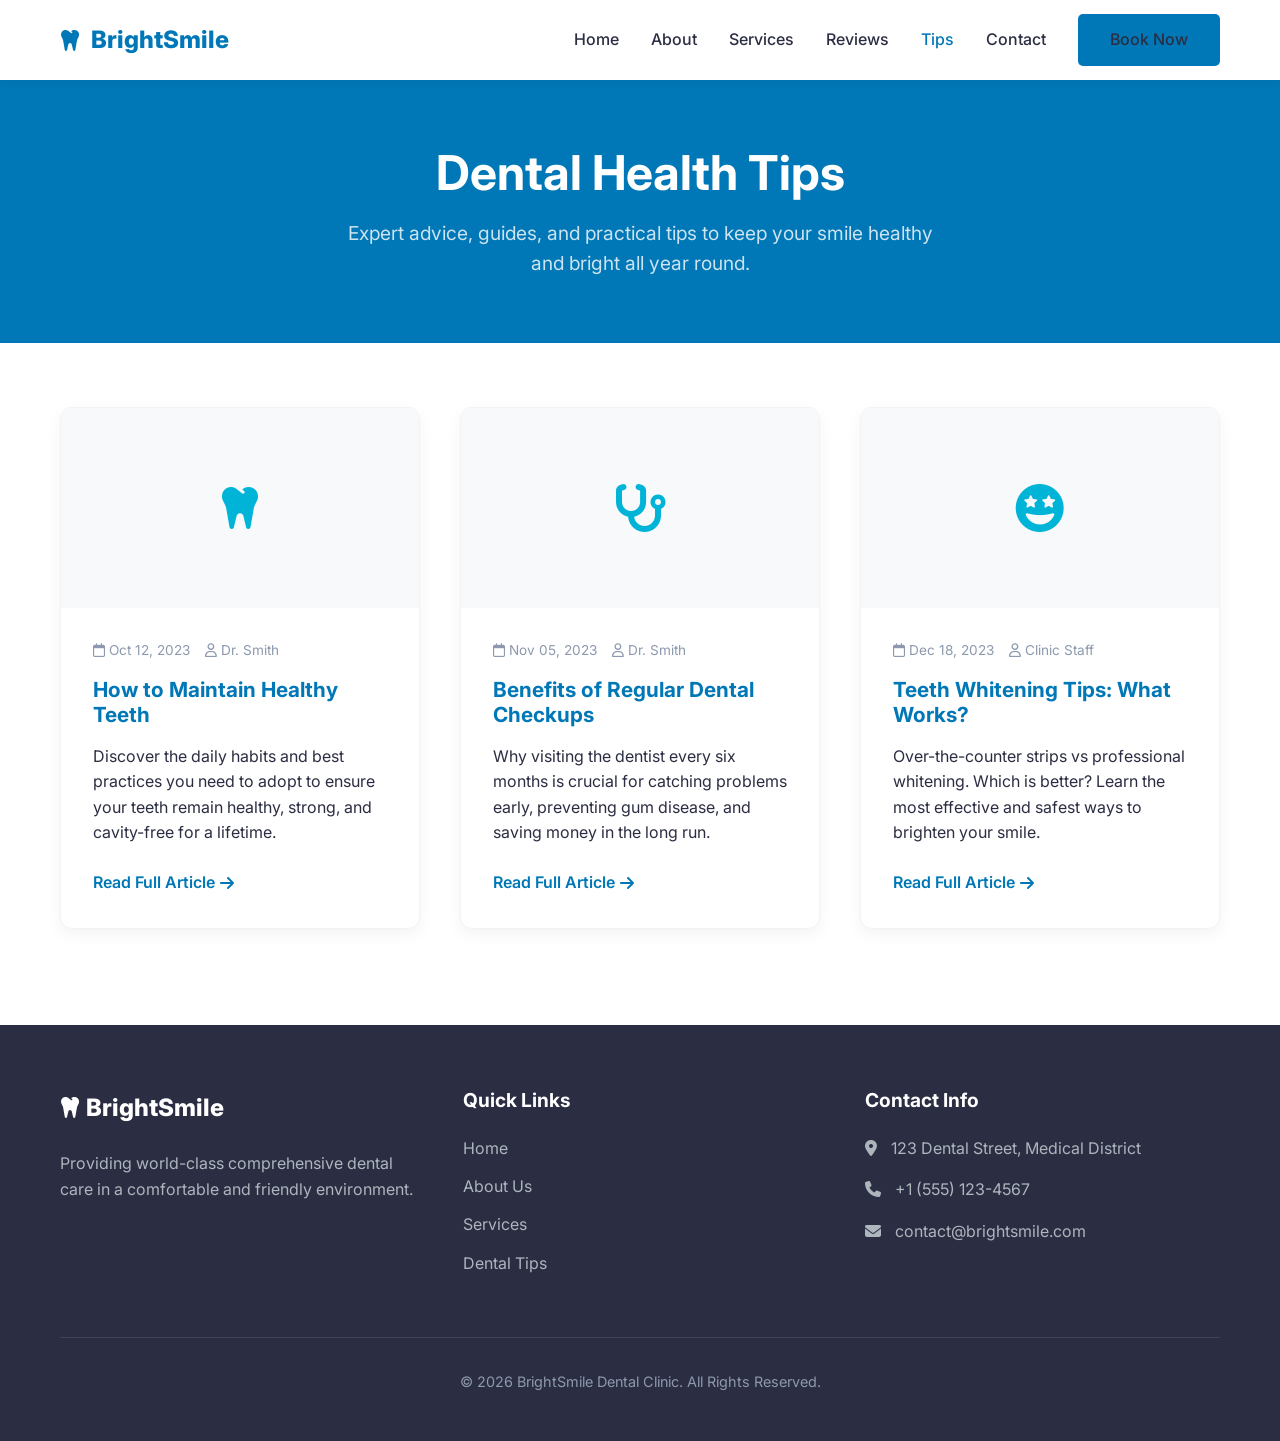
<file: blog.html>
<!DOCTYPE html>
<html lang="en">
<head>
    <meta charset="UTF-8">
    <meta name="viewport" content="width=device-width, initial-scale=1.0">
    <title>Dental Health Tips Blog | BrightSmile</title>
    <meta name="description" content="Read the latest tips on dental care, teeth whitening, and maintaining a healthy smile from the experts at BrightSmile Clinic.">
    
    <link href="https://fonts.googleapis.com/css2?family=Inter:wght@400;500;600;700;800&display=swap" rel="stylesheet">
    <link rel="stylesheet" href="https://cdnjs.cloudflare.com/ajax/libs/font-awesome/6.4.0/css/all.min.css">
    <link rel="stylesheet" href="css/styles.css">
    
    <style>
        .page-header {
            background-color: var(--primary-color);
            color: var(--white);
            padding: 4rem 0;
            text-align: center;
        }

        .blog-grid {
            display: grid;
            grid-template-columns: repeat(auto-fit, minmax(300px, 1fr));
            gap: 2.5rem;
            margin: 4rem 0 6rem;
        }

        .blog-card {
            background: var(--white);
            border-radius: 12px;
            overflow: hidden;
            box-shadow: 0 5px 15px rgba(0,0,0,0.05);
            transition: var(--transition);
            display: flex;
            flex-direction: column;
            border: 1px solid #f1f3f5;
        }

        .blog-card:hover {
            transform: translateY(-5px);
            box-shadow: 0 10px 25px rgba(0,0,0,0.1);
        }

        .blog-image-placeholder {
            height: 200px;
            background-color: var(--bg-light);
            display: flex;
            justify-content: center;
            align-items: center;
            font-size: 3rem;
            color: var(--secondary-color);
        }

        .blog-content {
            padding: 2rem;
            display: flex;
            flex-direction: column;
            flex-grow: 1;
        }

        .blog-meta {
            font-size: 0.85rem;
            color: var(--text-light);
            margin-bottom: 1rem;
            display: flex;
            gap: 15px;
        }

        .blog-title {
            color: var(--primary-color);
            margin-bottom: 1rem;
            font-size: 1.3rem;
        }

        .blog-excerpt {
            color: var(--text-dark);
            margin-bottom: 1.5rem;
            flex-grow: 1;
        }

        .read-more {
            color: var(--primary-color);
            font-weight: 600;
            display: inline-flex;
            align-items: center;
            gap: 5px;
        }

        .read-more:hover {
            color: var(--secondary-color);
        }
    </style>
</head>
<body>

    <!-- Header -->
    <header class="header">
        <div class="container nav">
            <a href="index.html" class="logo">
                <i class="fas fa-tooth"></i> BrightSmile
            </a>
            <div class="mobile-menu-btn">
                <i class="fas fa-bars"></i>
            </div>
            <nav class="nav-links">
                <a href="index.html">Home</a>
                <a href="about.html">About</a>
                <a href="services.html">Services</a>
                <a href="testimonials.html">Reviews</a>
                <a href="blog.html" style="color: var(--primary-color);">Tips</a>
                <a href="contact.html">Contact</a>
                <a href="book-appointment.html" class="btn btn-primary">Book Now</a>
            </nav>
        </div>
    </header>

    <div class="page-header">
        <div class="container">
            <h1 style="color:white;">Dental Health Tips</h1>
            <p style="color:rgba(255,255,255,0.8); font-size:1.2rem; max-width: 600px; margin: 0 auto;">Expert advice, guides, and practical tips to keep your smile healthy and bright all year round.</p>
        </div>
    </div>

    <section class="container">
        <div class="blog-grid">
            
            <!-- Article 1 -->
            <article class="blog-card">
                <div class="blog-image-placeholder">
                    <i class="fas fa-tooth"></i>
                </div>
                <div class="blog-content">
                    <div class="blog-meta">
                        <span><i class="far fa-calendar"></i> Oct 12, 2023</span>
                        <span><i class="far fa-user"></i> Dr. Smith</span>
                    </div>
                    <a href="blog-maintain-healthy-teeth.html">
                        <h2 class="blog-title">How to Maintain Healthy Teeth</h2>
                    </a>
                    <p class="blog-excerpt">Discover the daily habits and best practices you need to adopt to ensure your teeth remain healthy, strong, and cavity-free for a lifetime.</p>
                    <a href="blog-maintain-healthy-teeth.html" class="read-more">Read Full Article <i class="fas fa-arrow-right"></i></a>
                </div>
            </article>

            <!-- Article 2 -->
            <article class="blog-card">
                <div class="blog-image-placeholder">
                    <i class="fas fa-stethoscope"></i>
                </div>
                <div class="blog-content">
                    <div class="blog-meta">
                        <span><i class="far fa-calendar"></i> Nov 05, 2023</span>
                        <span><i class="far fa-user"></i> Dr. Smith</span>
                    </div>
                    <a href="blog-benefits-regular-checkups.html">
                        <h2 class="blog-title">Benefits of Regular Dental Checkups</h2>
                    </a>
                    <p class="blog-excerpt">Why visiting the dentist every six months is crucial for catching problems early, preventing gum disease, and saving money in the long run.</p>
                    <a href="blog-benefits-regular-checkups.html" class="read-more">Read Full Article <i class="fas fa-arrow-right"></i></a>
                </div>
            </article>

            <!-- Article 3 -->
            <article class="blog-card">
                <div class="blog-image-placeholder">
                    <i class="fas fa-grin-stars"></i>
                </div>
                <div class="blog-content">
                    <div class="blog-meta">
                        <span><i class="far fa-calendar"></i> Dec 18, 2023</span>
                        <span><i class="far fa-user"></i> Clinic Staff</span>
                    </div>
                    <a href="blog-teeth-whitening-tips.html">
                        <h2 class="blog-title">Teeth Whitening Tips: What Works?</h2>
                    </a>
                    <p class="blog-excerpt">Over-the-counter strips vs professional whitening. Which is better? Learn the most effective and safest ways to brighten your smile.</p>
                    <a href="blog-teeth-whitening-tips.html" class="read-more">Read Full Article <i class="fas fa-arrow-right"></i></a>
                </div>
            </article>

        </div>
    </section>

    <!-- Footer -->
    <footer>
        <div class="container">
            <div class="footer-grid">
                <div class="footer-col">
                    <a href="index.html" class="logo" style="color: var(--white); margin-bottom: 1.5rem; display: inline-block;">
                        <i class="fas fa-tooth"></i> BrightSmile
                    </a>
                    <p>Providing world-class comprehensive dental care in a comfortable and friendly environment.</p>
                </div>
                
                <div class="footer-col">
                    <h3>Quick Links</h3>
                    <ul class="footer-links">
                        <li><a href="index.html">Home</a></li>
                        <li><a href="about.html">About Us</a></li>
                        <li><a href="services.html">Services</a></li>
                        <li><a href="blog.html">Dental Tips</a></li>
                    </ul>
                </div>
                
                <div class="footer-col">
                    <h3>Contact Info</h3>
                    <ul class="footer-links" style="color: #adb5bd;">
                        <li style="margin-bottom: 1rem;"><i class="fas fa-map-marker-alt" style="margin-right: 10px;"></i> 123 Dental Street, Medical District</li>
                        <li style="margin-bottom: 1rem;"><i class="fas fa-phone" style="margin-right: 10px;"></i> +1 (555) 123-4567</li>
                        <li style="margin-bottom: 1rem;"><i class="fas fa-envelope" style="margin-right: 10px;"></i> contact@brightsmile.com</li>
                    </ul>
                </div>
            </div>
            <div class="footer-bottom">
                <p>&copy; 2026 BrightSmile Dental Clinic. All Rights Reserved.</p>
            </div>
        </div>
    </footer>

    <script src="js/main.js"></script>
</body>
</html>
</file>
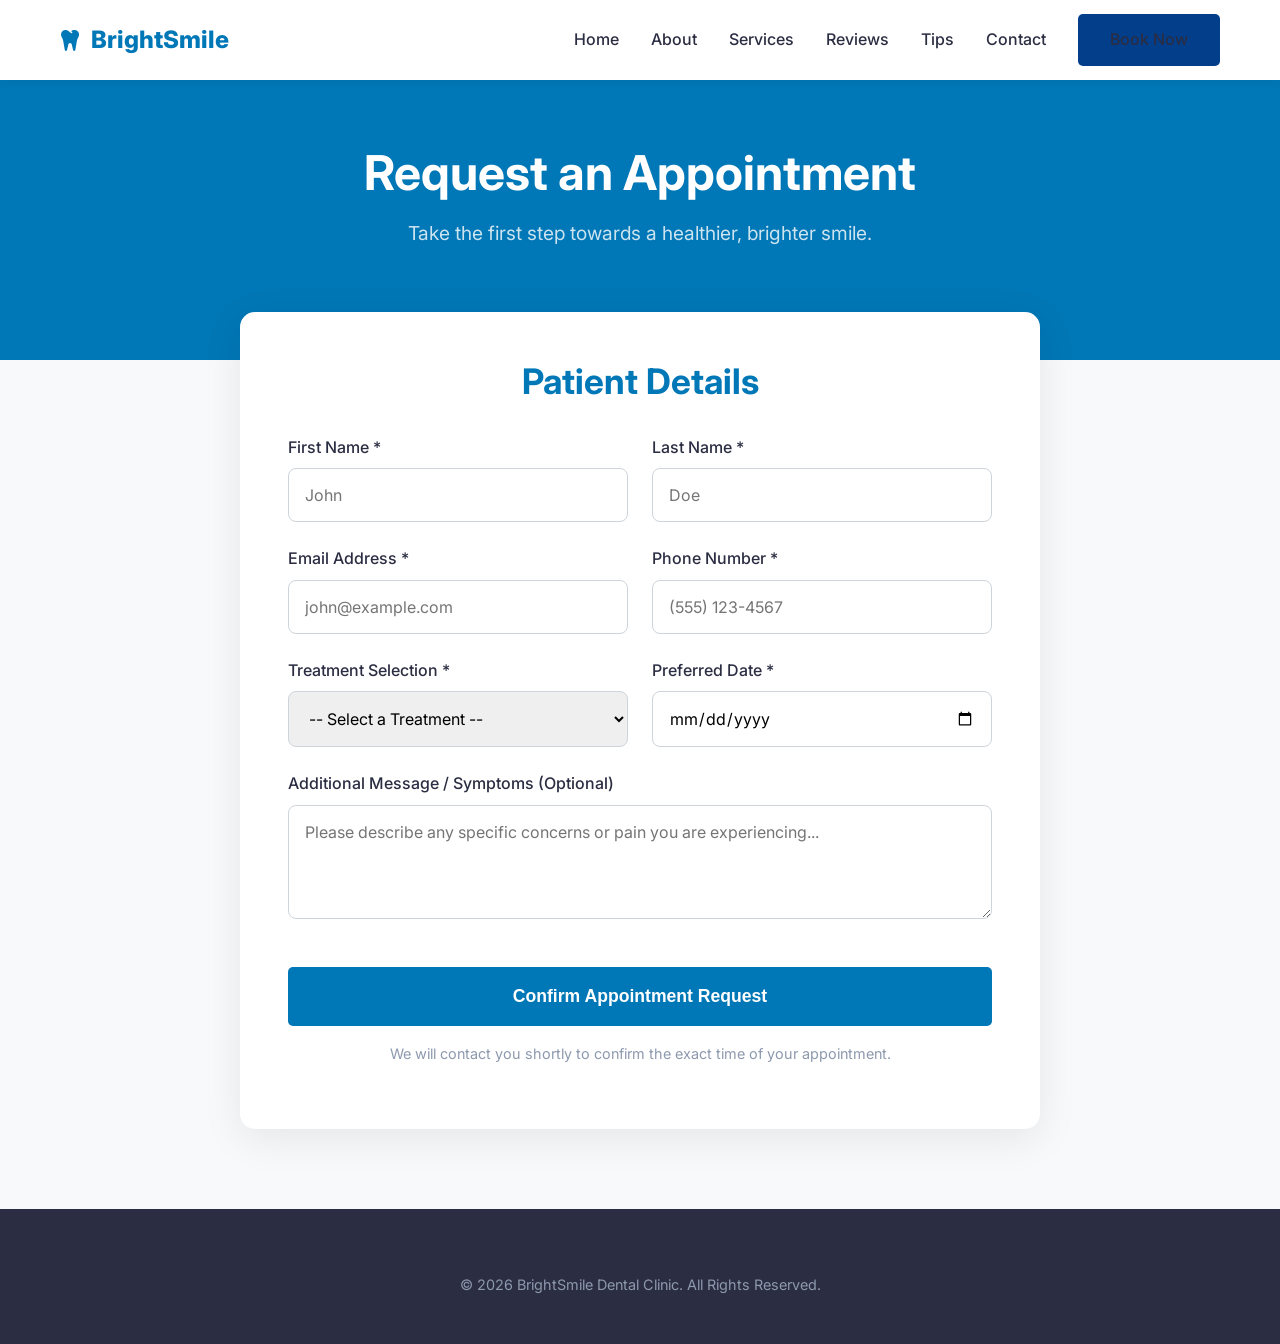
<file: book-appointment.html>
<!DOCTYPE html>
<html lang="en">
<head>
    <meta charset="UTF-8">
    <meta name="viewport" content="width=device-width, initial-scale=1.0">
    <title>Book Appointment | BrightSmile Dental Clinic</title>
    <meta name="description" content="Book your dental appointment online. Easy, fast, and secure scheduling for teeth cleaning, consultation, braces, implants, and more.">
    
    <link href="https://fonts.googleapis.com/css2?family=Inter:wght@400;500;600;700;800&display=swap" rel="stylesheet">
    <link rel="stylesheet" href="https://cdnjs.cloudflare.com/ajax/libs/font-awesome/6.4.0/css/all.min.css">
    <link rel="stylesheet" href="css/styles.css">
    
    <style>
        .page-header {
            background-color: var(--primary-color);
            color: var(--white);
            padding: 4rem 0;
            text-align: center;
        }

        .booking-container {
            max-width: 800px;
            margin: 0 auto;
            background: var(--white);
            padding: 3rem;
            border-radius: 15px;
            box-shadow: 0 10px 40px rgba(0,0,0,0.08);
            margin-top: -3rem;
            position: relative;
            z-index: 10;
        }

        .form-group {
            margin-bottom: 1.5rem;
        }

        .form-row {
            display: flex;
            gap: 1.5rem;
        }

        .form-row .form-group {
            flex: 1;
        }

        label {
            display: block;
            margin-bottom: 0.5rem;
            font-weight: 500;
            color: var(--text-dark);
        }

        input, select, textarea {
            width: 100%;
            padding: 1rem;
            border: 1px solid #ced4da;
            border-radius: 8px;
            font-family: var(--font-family);
            font-size: 1rem;
            transition: border-color 0.3s ease;
        }

        input:focus, select:focus, textarea:focus {
            outline: none;
            border-color: var(--secondary-color);
            box-shadow: 0 0 0 3px rgba(0, 180, 216, 0.1);
        }

        .submit-btn {
            width: 100%;
            padding: 1.2rem;
            font-size: 1.1rem;
            margin-top: 1rem;
        }

        @media (max-width: 768px) {
            .form-row {
                flex-direction: column;
                gap: 0;
            }
            .booking-container {
                padding: 1.5rem;
            }
        }
    </style>
</head>
<body style="background-color: var(--bg-light);">

    <!-- Header -->
    <header class="header">
        <div class="container nav">
            <a href="index.html" class="logo">
                <i class="fas fa-tooth"></i> BrightSmile
            </a>
            <div class="mobile-menu-btn">
                <i class="fas fa-bars"></i>
            </div>
            <nav class="nav-links">
                <a href="index.html">Home</a>
                <a href="about.html">About</a>
                <a href="services.html">Services</a>
                <a href="testimonials.html">Reviews</a>
                <a href="blog.html">Tips</a>
                <a href="contact.html">Contact</a>
                <a href="book-appointment.html" class="btn btn-primary" style="background-color:#023e8a;">Book Now</a>
            </nav>
        </div>
    </header>

    <div class="page-header" style="padding-bottom: 7rem;">
        <div class="container">
            <h1 style="color:white;">Request an Appointment</h1>
            <p style="color:rgba(255,255,255,0.8); font-size:1.2rem; max-width: 600px; margin: 0 auto;">Take the first step towards a healthier, brighter smile.</p>
        </div>
    </div>

    <section class="container" style="margin-bottom: 5rem;">
        <div class="booking-container">
            <h2 style="text-align: center; color: var(--primary-color); margin-bottom: 2rem;">Patient Details</h2>
            
            <form id="appointmentForm">
                <div class="form-row">
                    <div class="form-group">
                        <label for="firstName">First Name *</label>
                        <input type="text" id="firstName" name="firstName" required placeholder="John">
                    </div>
                    <div class="form-group">
                        <label for="lastName">Last Name *</label>
                        <input type="text" id="lastName" name="lastName" required placeholder="Doe">
                    </div>
                </div>

                <div class="form-row">
                    <div class="form-group">
                        <label for="email">Email Address *</label>
                        <input type="email" id="email" name="email" required placeholder="john@example.com">
                    </div>
                    <div class="form-group">
                        <label for="phone">Phone Number *</label>
                        <input type="tel" id="phone" name="phone" required placeholder="(555) 123-4567">
                    </div>
                </div>

                <div class="form-row">
                    <div class="form-group">
                        <label for="treatment">Treatment Selection *</label>
                        <select id="treatment" name="treatment" required>
                            <option value="">-- Select a Treatment --</option>
                            <option value="general-consult">General Consultation / Checkup</option>
                            <option value="cleaning">Teeth Cleaning</option>
                            <option value="implants">Dental Implants</option>
                            <option value="root-canal">Root Canal Treatment</option>
                            <option value="braces">Orthodontics (Braces)</option>
                            <option value="cosmetic">Cosmetic Dentistry</option>
                            <option value="emergency">Dental Emergency</option>
                        </select>
                    </div>
                    <div class="form-group">
                        <label for="preferredDate">Preferred Date *</label>
                        <input type="date" id="preferredDate" name="preferredDate" required>
                    </div>
                </div>

                <div class="form-group">
                    <label for="message">Additional Message / Symptoms (Optional)</label>
                    <textarea id="message" name="message" rows="4" placeholder="Please describe any specific concerns or pain you are experiencing..."></textarea>
                </div>

                <button type="submit" class="btn btn-primary submit-btn">Confirm Appointment Request</button>
                <p style="text-align: center; margin-top: 1rem; font-size: 0.9rem; color: var(--text-light);">We will contact you shortly to confirm the exact time of your appointment.</p>
            </form>
        </div>
    </section>

    <!-- Footer -->
    <footer>
        <div class="container">
            <div class="footer-bottom" style="border-top:none; padding-top: 0;">
                <p>&copy; 2026 BrightSmile Dental Clinic. All Rights Reserved.</p>
            </div>
        </div>
    </footer>

    <script src="js/main.js"></script>
    <script>
        // Auto-select treatment based on URL parameter
        document.addEventListener('DOMContentLoaded', () => {
            const urlParams = new URLSearchParams(window.location.search);
            const treatmentParam = urlParams.get('treatment');
            if (treatmentParam) {
                const selectElement = document.getElementById('treatment');
                if (selectElement) {
                    // Try to match value
                    for (let i = 0; i < selectElement.options.length; i++) {
                        if (selectElement.options[i].value === treatmentParam) {
                            selectElement.selectedIndex = i;
                            break;
                        }
                    }
                }
            }
            
            // Set min date to today
            const today = new Date().toISOString().split('T')[0];
            document.getElementById('preferredDate').setAttribute('min', today);
        });
    </script>
</body>
</html>
</file>
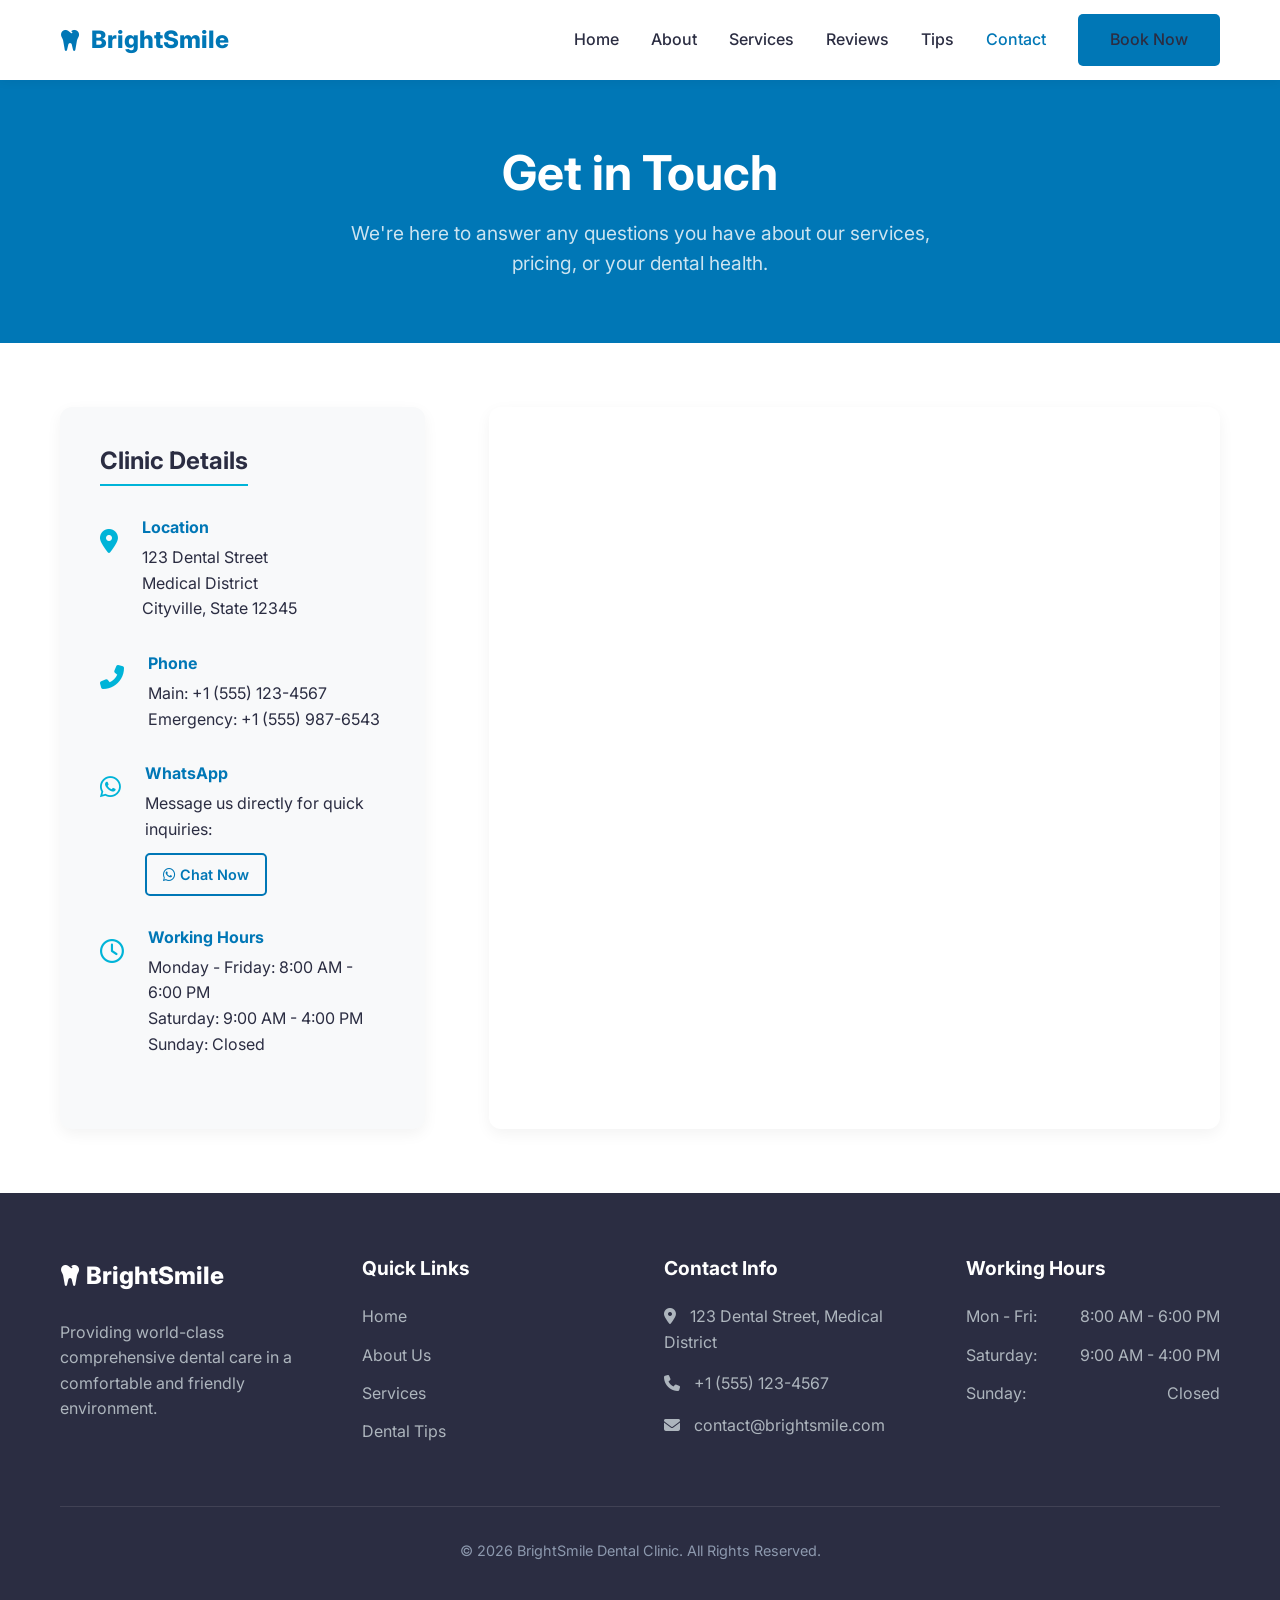
<file: contact.html>
<!DOCTYPE html>
<html lang="en">
<head>
    <meta charset="UTF-8">
    <meta name="viewport" content="width=device-width, initial-scale=1.0">
    <title>Contact Us | BrightSmile Dental Clinic</title>
    <meta name="description" content="Contact BrightSmile Dental Clinic. Get our phone number, address, clinic hours, and directions via Google Maps.">
    
    <link href="https://fonts.googleapis.com/css2?family=Inter:wght@400;500;600;700;800&display=swap" rel="stylesheet">
    <link rel="stylesheet" href="https://cdnjs.cloudflare.com/ajax/libs/font-awesome/6.4.0/css/all.min.css">
    <link rel="stylesheet" href="css/styles.css">
    
    <style>
        .page-header {
            background-color: var(--primary-color);
            color: var(--white);
            padding: 4rem 0;
            text-align: center;
        }

        .contact-grid {
            display: grid;
            grid-template-columns: 1fr 2fr;
            gap: 4rem;
            margin: 4rem 0;
        }

        .contact-info-card {
            background-color: var(--bg-light);
            padding: 2.5rem;
            border-radius: 12px;
            box-shadow: 0 5px 15px rgba(0,0,0,0.05);
        }

        .info-item {
            display: flex;
            align-items: flex-start;
            margin-bottom: 2rem;
        }

        .info-icon {
            font-size: 1.5rem;
            color: var(--secondary-color);
            margin-right: 1.5rem;
            margin-top: 5px;
        }

        .info-content h4 {
            margin-bottom: 0.5rem;
            color: var(--primary-color);
        }

        .info-content p {
            margin: 0;
            color: var(--text-dark);
            line-height: 1.6;
        }

        .map-container {
            border-radius: 12px;
            overflow: hidden;
            box-shadow: 0 5px 15px rgba(0,0,0,0.05);
            height: 100%;
            min-height: 400px;
        }

        iframe {
            width: 100%;
            height: 100%;
            border: 0;
        }

        @media (max-width: 900px) {
            .contact-grid {
                grid-template-columns: 1fr;
            }
            .map-container {
                height: 400px;
            }
        }
    </style>
</head>
<body>

    <!-- Header -->
    <header class="header">
        <div class="container nav">
            <a href="index.html" class="logo">
                <i class="fas fa-tooth"></i> BrightSmile
            </a>
            <div class="mobile-menu-btn">
                <i class="fas fa-bars"></i>
            </div>
            <nav class="nav-links">
                <a href="index.html">Home</a>
                <a href="about.html">About</a>
                <a href="services.html">Services</a>
                <a href="testimonials.html">Reviews</a>
                <a href="blog.html">Tips</a>
                <a href="contact.html" style="color: var(--primary-color);">Contact</a>
                <a href="book-appointment.html" class="btn btn-primary">Book Now</a>
            </nav>
        </div>
    </header>

    <div class="page-header">
        <div class="container">
            <h1 style="color:white;">Get in Touch</h1>
            <p style="color:rgba(255,255,255,0.8); font-size:1.2rem; max-width: 600px; margin: 0 auto;">We're here to answer any questions you have about our services, pricing, or your dental health.</p>
        </div>
    </div>

    <section class="container">
        <div class="contact-grid">
            
            <div class="contact-info-card">
                <h3 style="margin-bottom: 2rem; color: var(--text-dark); border-bottom: 2px solid var(--secondary-color); padding-bottom: 0.5rem; display: inline-block;">Clinic Details</h3>
                
                <div class="info-item">
                    <div class="info-icon"><i class="fas fa-map-marker-alt"></i></div>
                    <div class="info-content">
                        <h4>Location</h4>
                        <p>123 Dental Street<br>Medical District<br>Cityville, State 12345</p>
                    </div>
                </div>

                <div class="info-item">
                    <div class="info-icon"><i class="fas fa-phone-alt"></i></div>
                    <div class="info-content">
                        <h4>Phone</h4>
                        <p>Main: +1 (555) 123-4567<br>Emergency: +1 (555) 987-6543</p>
                    </div>
                </div>

                <div class="info-item">
                    <div class="info-icon"><i class="fab fa-whatsapp"></i></div>
                    <div class="info-content">
                        <h4>WhatsApp</h4>
                        <p>Message us directly for quick inquiries:</p>
                        <a href="https://wa.me/15551234567" target="_blank" class="btn btn-outline" style="margin-top: 10px; padding: 0.5rem 1rem; font-size: 0.9rem;"><i class="fab fa-whatsapp"></i> Chat Now</a>
                    </div>
                </div>

                <div class="info-item">
                    <div class="info-icon"><i class="far fa-clock"></i></div>
                    <div class="info-content">
                        <h4>Working Hours</h4>
                        <p>Monday - Friday: 8:00 AM - 6:00 PM<br>Saturday: 9:00 AM - 4:00 PM<br>Sunday: Closed</p>
                    </div>
                </div>
            </div>

            <!-- Google Map Embed -->
            <div class="map-container">
                <!-- Using a generic location for demonstration purposes -->
                <iframe src="https://www.google.com/maps/embed?pb=!1m18!1m12!1m3!1m2!1s0x89c259a9b3117469%3A0xd134e199a405a163!2sEmpire%20State%20Building!5e0!3m2!1sen!2sus!4v1620822695594!5m2!1sen!2sus" allowfullscreen="" loading="lazy"></iframe>
            </div>

        </div>
    </section>

    <!-- Footer -->
    <footer>
        <div class="container">
            <div class="footer-grid">
                <div class="footer-col">
                    <a href="index.html" class="logo" style="color: var(--white); margin-bottom: 1.5rem; display: inline-block;">
                        <i class="fas fa-tooth"></i> BrightSmile
                    </a>
                    <p>Providing world-class comprehensive dental care in a comfortable and friendly environment.</p>
                </div>
                
                <div class="footer-col">
                    <h3>Quick Links</h3>
                    <ul class="footer-links">
                        <li><a href="index.html">Home</a></li>
                        <li><a href="about.html">About Us</a></li>
                        <li><a href="services.html">Services</a></li>
                        <li><a href="blog.html">Dental Tips</a></li>
                    </ul>
                </div>
                
                <div class="footer-col">
                    <h3>Contact Info</h3>
                    <ul class="footer-links" style="color: #adb5bd;">
                        <li style="margin-bottom: 1rem;"><i class="fas fa-map-marker-alt" style="margin-right: 10px;"></i> 123 Dental Street, Medical District</li>
                        <li style="margin-bottom: 1rem;"><i class="fas fa-phone" style="margin-right: 10px;"></i> +1 (555) 123-4567</li>
                        <li style="margin-bottom: 1rem;"><i class="fas fa-envelope" style="margin-right: 10px;"></i> contact@brightsmile.com</li>
                    </ul>
                </div>
                
                <div class="footer-col">
                    <h3>Working Hours</h3>
                    <ul class="footer-links" style="color: #adb5bd;">
                        <li style="display:flex; justify-content:space-between;"><span>Mon - Fri:</span> <span>8:00 AM - 6:00 PM</span></li>
                        <li style="display:flex; justify-content:space-between;"><span>Saturday:</span> <span>9:00 AM - 4:00 PM</span></li>
                        <li style="display:flex; justify-content:space-between;"><span>Sunday:</span> <span>Closed</span></li>
                    </ul>
                </div>
            </div>
            <div class="footer-bottom">
                <p>&copy; 2026 BrightSmile Dental Clinic. All Rights Reserved.</p>
            </div>
        </div>
    </footer>

    <script src="js/main.js"></script>
</body>
</html>
</file>
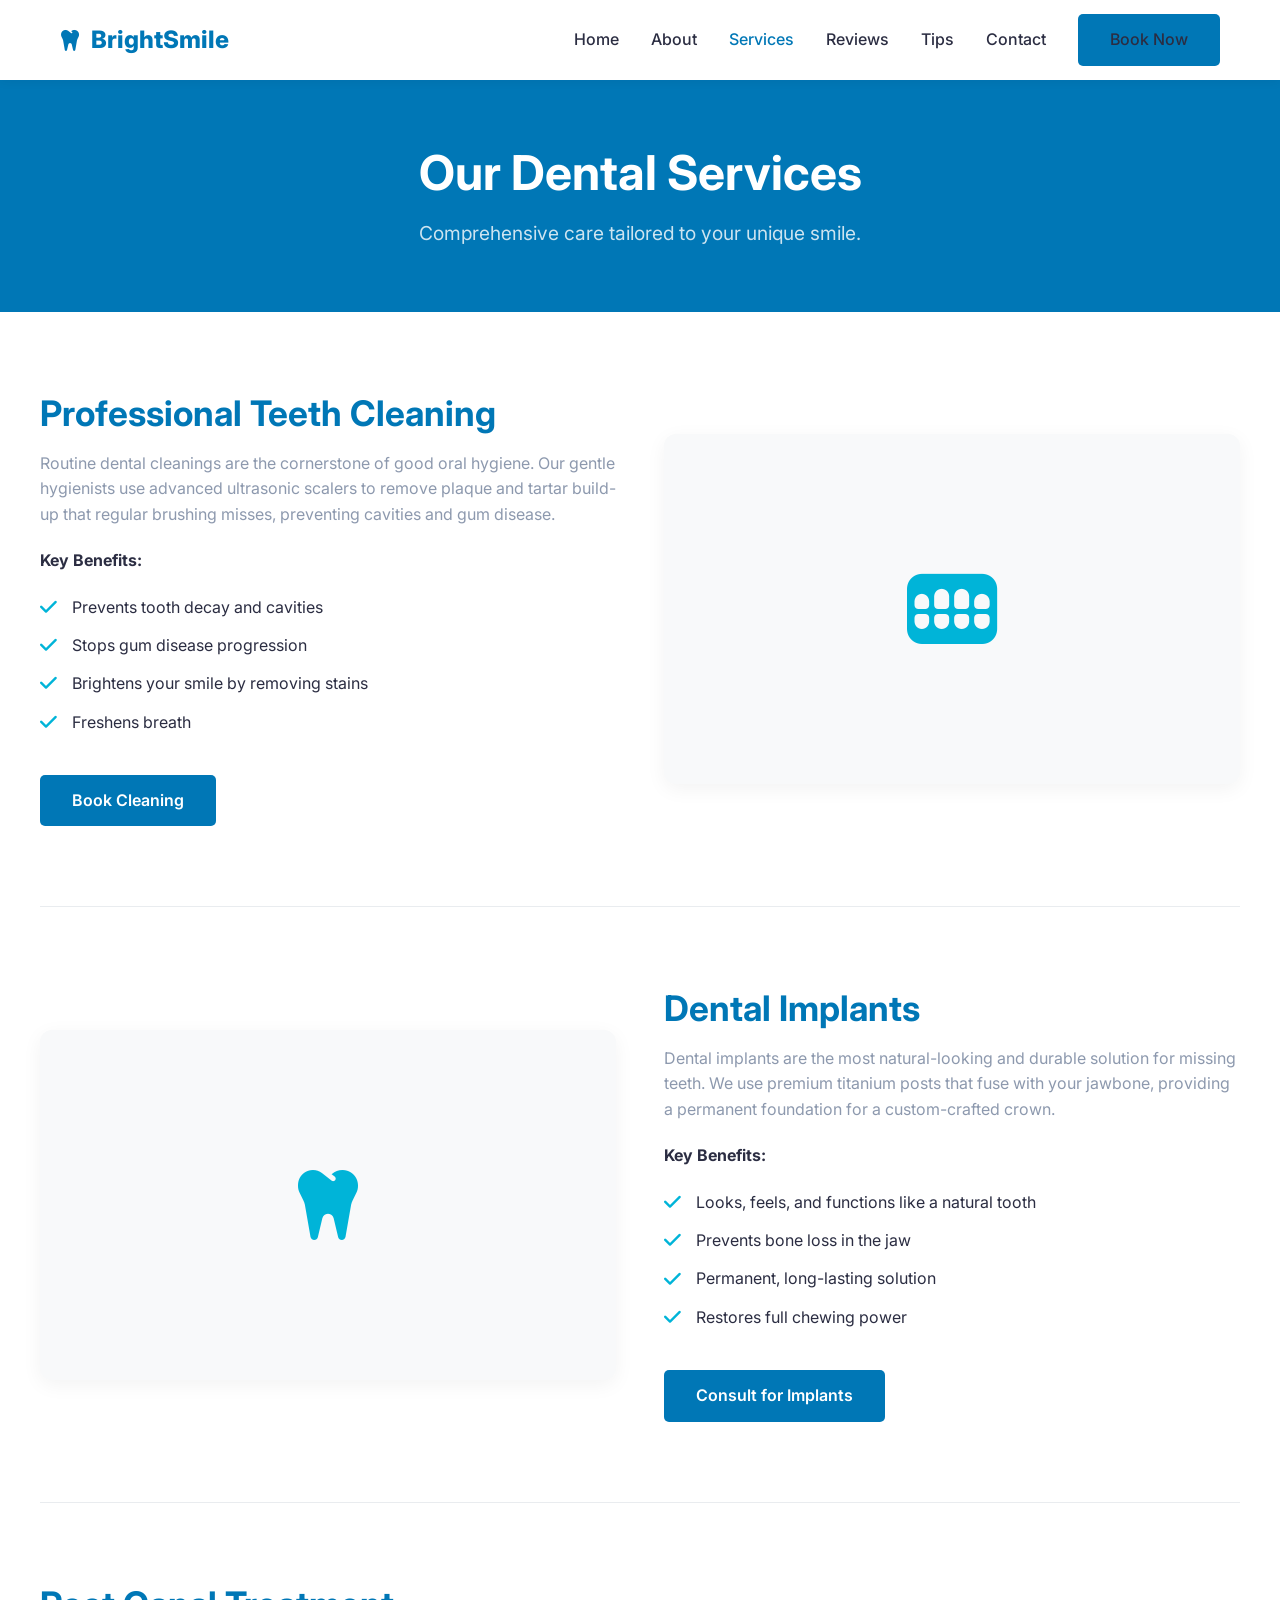
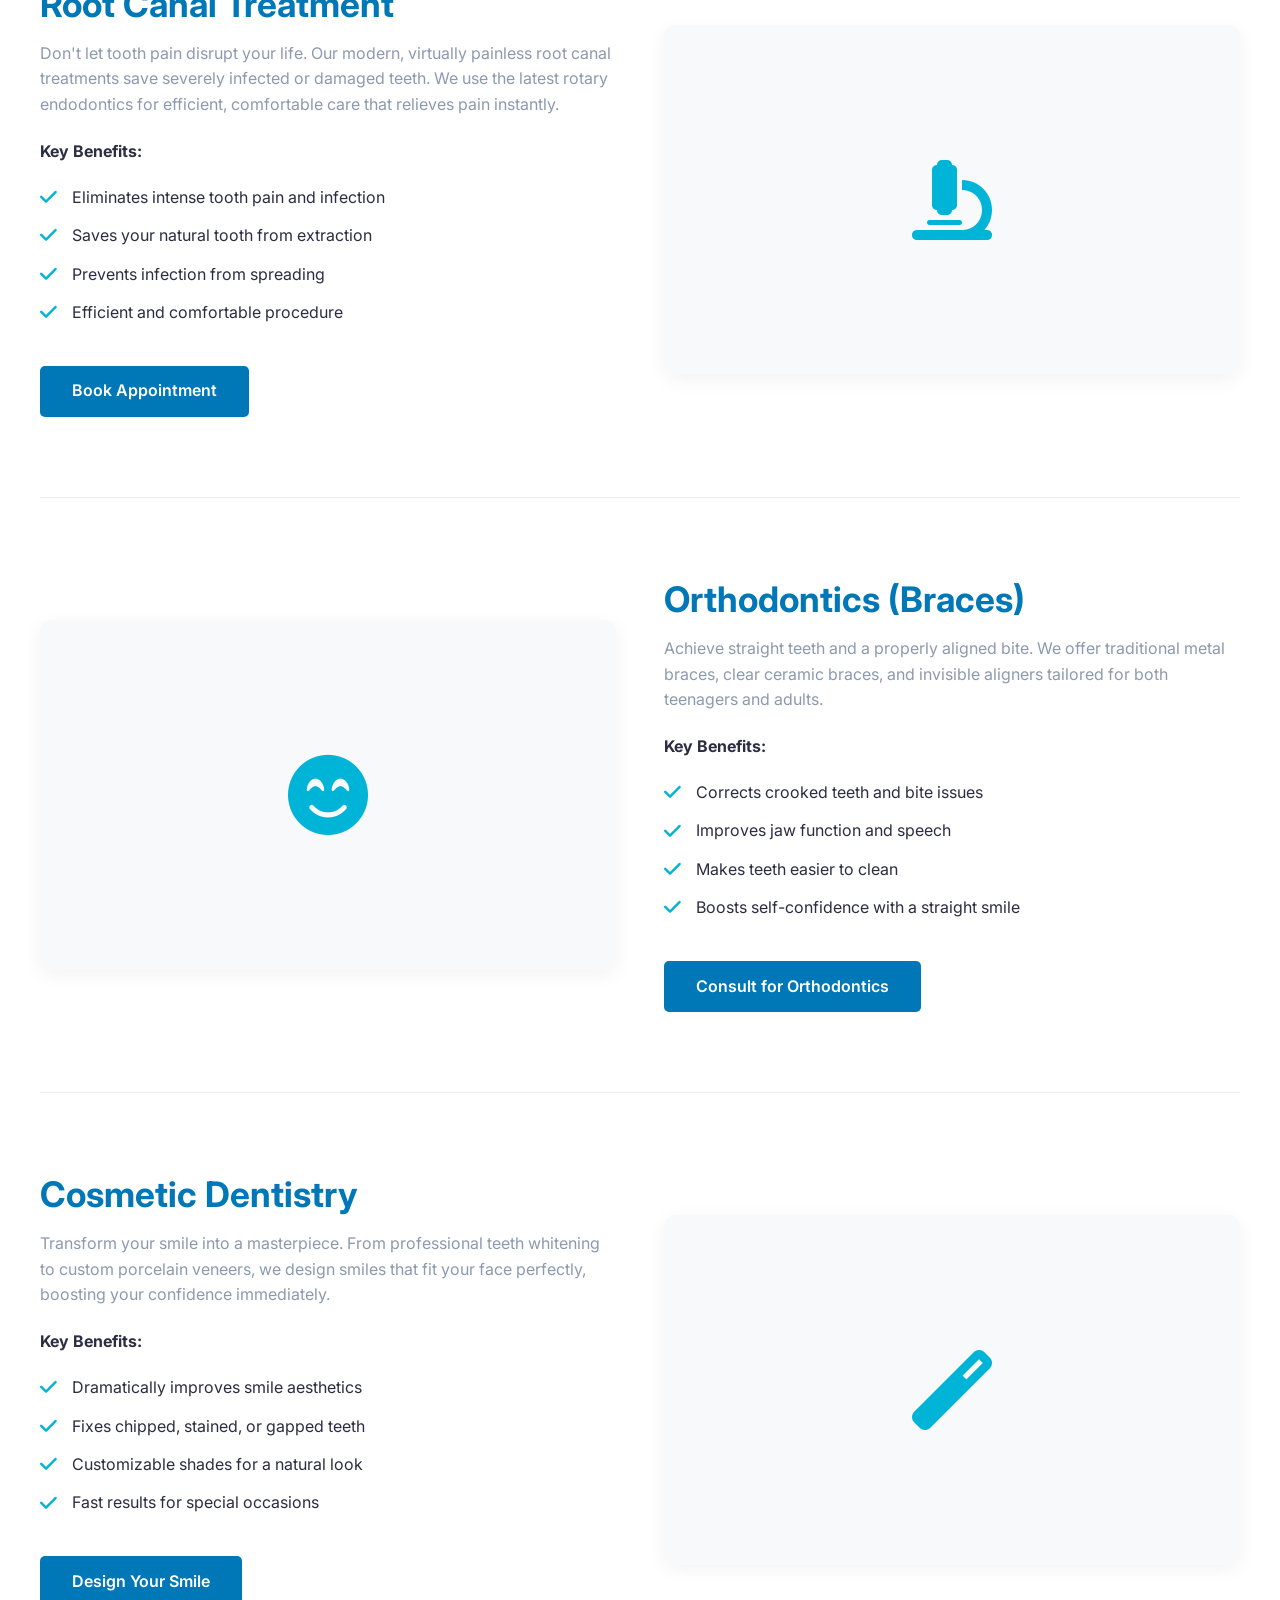
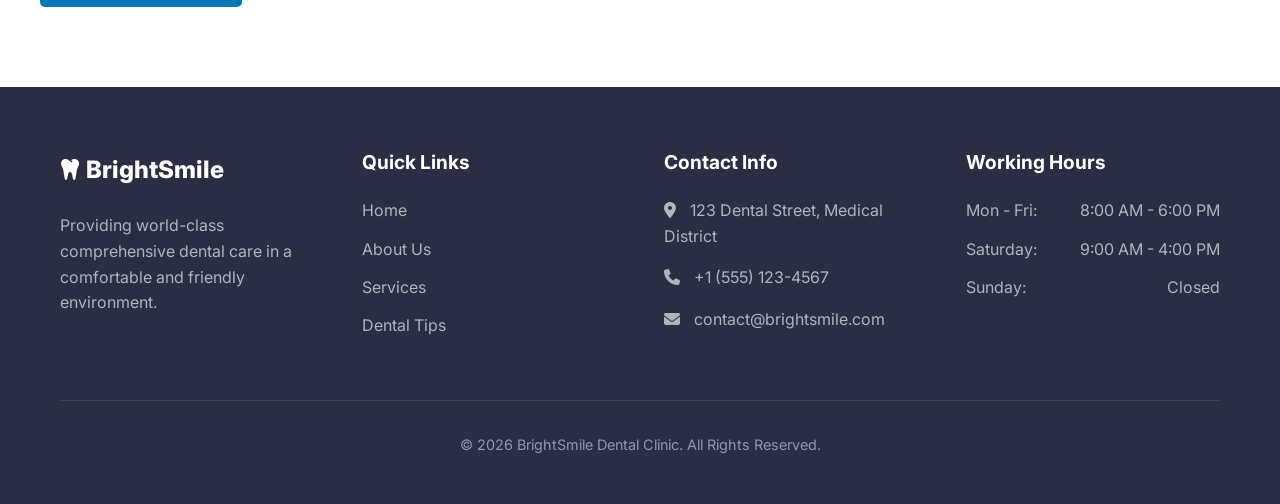
<file: services.html>
<!DOCTYPE html>
<html lang="en">
<head>
    <meta charset="UTF-8">
    <meta name="viewport" content="width=device-width, initial-scale=1.0">
    <title>Dental Services | BrightSmile</title>
    <meta name="description" content="Explore our dental services: Teeth Cleaning, Dental Implants, Root Canal Treatment, Braces, and Cosmetic Dentistry.">
    
    <link href="https://fonts.googleapis.com/css2?family=Inter:wght@400;500;600;700;800&display=swap" rel="stylesheet">
    <link rel="stylesheet" href="https://cdnjs.cloudflare.com/ajax/libs/font-awesome/6.4.0/css/all.min.css">
    <link rel="stylesheet" href="css/styles.css">
    
    <style>
        .page-header {
            background-color: var(--primary-color);
            color: var(--white);
            padding: 4rem 0;
            text-align: center;
        }

        .service-detail-card {
            display: flex;
            flex-wrap: wrap;
            gap: 3rem;
            align-items: center;
            margin-bottom: 5rem;
            padding-bottom: 5rem;
            border-bottom: 1px solid #e9ecef;
        }

        .service-detail-card:last-child {
            border-bottom: none;
            margin-bottom: 0;
            padding-bottom: 0;
        }

        .service-detail-card:nth-child(even) {
            flex-direction: row-reverse;
        }

        .service-info {
            flex: 1;
            min-width: 300px;
        }

        .service-image-placeholder {
            flex: 1;
            min-width: 300px;
            background-color: var(--bg-light);
            border-radius: 12px;
            display: flex;
            justify-content: center;
            align-items: center;
            height: 350px;
            font-size: 5rem;
            color: var(--secondary-color);
            box-shadow: 0 5px 20px rgba(0,0,0,0.05);
        }

        .benefit-list {
            list-style: none;
            margin: 1.5rem 0;
        }

        .benefit-list li {
            margin-bottom: 0.8rem;
            display: flex;
            align-items: center;
        }

        .benefit-list i {
            color: var(--secondary-color);
            margin-right: 15px;
            font-size: 1.2rem;
        }
    </style>
</head>
<body>

    <!-- Header -->
    <header class="header">
        <div class="container nav">
            <a href="index.html" class="logo">
                <i class="fas fa-tooth"></i> BrightSmile
            </a>
            <div class="mobile-menu-btn">
                <i class="fas fa-bars"></i>
            </div>
            <nav class="nav-links">
                <a href="index.html">Home</a>
                <a href="about.html">About</a>
                <a href="services.html" style="color: var(--primary-color);">Services</a>
                <a href="testimonials.html">Reviews</a>
                <a href="blog.html">Tips</a>
                <a href="contact.html">Contact</a>
                <a href="book-appointment.html" class="btn btn-primary">Book Now</a>
            </nav>
        </div>
    </header>

    <div class="page-header">
        <div class="container">
            <h1 style="color:white;">Our Dental Services</h1>
            <p style="color:rgba(255,255,255,0.8); font-size:1.2rem; max-width: 600px; margin: 0 auto;">Comprehensive care tailored to your unique smile.</p>
        </div>
    </div>

    <section class="section container">
        
        <!-- Service 1: Teeth Cleaning -->
        <div class="service-detail-card" id="cleaning">
            <div class="service-info">
                <h2 style="color: var(--primary-color)">Professional Teeth Cleaning</h2>
                <p>Routine dental cleanings are the cornerstone of good oral hygiene. Our gentle hygienists use advanced ultrasonic scalers to remove plaque and tartar build-up that regular brushing misses, preventing cavities and gum disease.</p>
                
                <h4 style="margin-top: 1.5rem;">Key Benefits:</h4>
                <ul class="benefit-list">
                    <li><i class="fas fa-check"></i> Prevents tooth decay and cavities</li>
                    <li><i class="fas fa-check"></i> Stops gum disease progression</li>
                    <li><i class="fas fa-check"></i> Brightens your smile by removing stains</li>
                    <li><i class="fas fa-check"></i> Freshens breath</li>
                </ul>
                
                <a href="book-appointment.html?treatment=cleaning" class="btn btn-primary" style="margin-top: 1rem;">Book Cleaning</a>
            </div>
            <div class="service-image-placeholder">
                <i class="fas fa-teeth"></i>
            </div>
        </div>

        <!-- Service 2: Dental Implants -->
        <div class="service-detail-card" id="implants">
            <div class="service-info">
                <h2 style="color: var(--primary-color)">Dental Implants</h2>
                <p>Dental implants are the most natural-looking and durable solution for missing teeth. We use premium titanium posts that fuse with your jawbone, providing a permanent foundation for a custom-crafted crown.</p>
                
                <h4 style="margin-top: 1.5rem;">Key Benefits:</h4>
                <ul class="benefit-list">
                    <li><i class="fas fa-check"></i> Looks, feels, and functions like a natural tooth</li>
                    <li><i class="fas fa-check"></i> Prevents bone loss in the jaw</li>
                    <li><i class="fas fa-check"></i> Permanent, long-lasting solution</li>
                    <li><i class="fas fa-check"></i> Restores full chewing power</li>
                </ul>
                
                <a href="book-appointment.html?treatment=implants" class="btn btn-primary" style="margin-top: 1rem;">Consult for Implants</a>
            </div>
            <div class="service-image-placeholder">
                <i class="fas fa-tooth"></i>
            </div>
        </div>

        <!-- Service 3: Root Canal -->
        <div class="service-detail-card" id="root-canal">
            <div class="service-info">
                <h2 style="color: var(--primary-color)">Root Canal Treatment</h2>
                <p>Don't let tooth pain disrupt your life. Our modern, virtually painless root canal treatments save severely infected or damaged teeth. We use the latest rotary endodontics for efficient, comfortable care that relieves pain instantly.</p>
                
                <h4 style="margin-top: 1.5rem;">Key Benefits:</h4>
                <ul class="benefit-list">
                    <li><i class="fas fa-check"></i> Eliminates intense tooth pain and infection</li>
                    <li><i class="fas fa-check"></i> Saves your natural tooth from extraction</li>
                    <li><i class="fas fa-check"></i> Prevents infection from spreading</li>
                    <li><i class="fas fa-check"></i> Efficient and comfortable procedure</li>
                </ul>
                
                <a href="book-appointment.html?treatment=root-canal" class="btn btn-primary" style="margin-top: 1rem;">Book Appointment</a>
            </div>
            <div class="service-image-placeholder">
                <i class="fas fa-microscope"></i>
            </div>
        </div>

        <!-- Service 4: Braces -->
        <div class="service-detail-card" id="braces">
            <div class="service-info">
                <h2 style="color: var(--primary-color)">Orthodontics (Braces)</h2>
                <p>Achieve straight teeth and a properly aligned bite. We offer traditional metal braces, clear ceramic braces, and invisible aligners tailored for both teenagers and adults.</p>
                
                <h4 style="margin-top: 1.5rem;">Key Benefits:</h4>
                <ul class="benefit-list">
                    <li><i class="fas fa-check"></i> Corrects crooked teeth and bite issues</li>
                    <li><i class="fas fa-check"></i> Improves jaw function and speech</li>
                    <li><i class="fas fa-check"></i> Makes teeth easier to clean</li>
                    <li><i class="fas fa-check"></i> Boosts self-confidence with a straight smile</li>
                </ul>
                
                <a href="book-appointment.html?treatment=braces" class="btn btn-primary" style="margin-top: 1rem;">Consult for Orthodontics</a>
            </div>
            <div class="service-image-placeholder">
                <i class="fas fa-smile-beam"></i>
            </div>
        </div>

        <!-- Service 5: Cosmetic Dentistry -->
        <div class="service-detail-card" id="cosmetic">
            <div class="service-info">
                <h2 style="color: var(--primary-color)">Cosmetic Dentistry</h2>
                <p>Transform your smile into a masterpiece. From professional teeth whitening to custom porcelain veneers, we design smiles that fit your face perfectly, boosting your confidence immediately.</p>
                
                <h4 style="margin-top: 1.5rem;">Key Benefits:</h4>
                <ul class="benefit-list">
                    <li><i class="fas fa-check"></i> Dramatically improves smile aesthetics</li>
                    <li><i class="fas fa-check"></i> Fixes chipped, stained, or gapped teeth</li>
                    <li><i class="fas fa-check"></i> Customizable shades for a natural look</li>
                    <li><i class="fas fa-check"></i> Fast results for special occasions</li>
                </ul>
                
                <a href="book-appointment.html?treatment=cosmetic" class="btn btn-primary" style="margin-top: 1rem;">Design Your Smile</a>
            </div>
            <div class="service-image-placeholder">
                <i class="fas fa-magic"></i>
            </div>
        </div>

    </section>

    <!-- Footer -->
    <footer>
        <div class="container">
            <div class="footer-grid">
                <div class="footer-col">
                    <a href="index.html" class="logo" style="color: var(--white); margin-bottom: 1.5rem; display: inline-block;">
                        <i class="fas fa-tooth"></i> BrightSmile
                    </a>
                    <p>Providing world-class comprehensive dental care in a comfortable and friendly environment.</p>
                </div>
                
                <div class="footer-col">
                    <h3>Quick Links</h3>
                    <ul class="footer-links">
                        <li><a href="index.html">Home</a></li>
                        <li><a href="about.html">About Us</a></li>
                        <li><a href="services.html">Services</a></li>
                        <li><a href="blog.html">Dental Tips</a></li>
                    </ul>
                </div>
                
                <div class="footer-col">
                    <h3>Contact Info</h3>
                    <ul class="footer-links" style="color: #adb5bd;">
                        <li style="margin-bottom: 1rem;"><i class="fas fa-map-marker-alt" style="margin-right: 10px;"></i> 123 Dental Street, Medical District</li>
                        <li style="margin-bottom: 1rem;"><i class="fas fa-phone" style="margin-right: 10px;"></i> +1 (555) 123-4567</li>
                        <li style="margin-bottom: 1rem;"><i class="fas fa-envelope" style="margin-right: 10px;"></i> contact@brightsmile.com</li>
                    </ul>
                </div>
                
                <div class="footer-col">
                    <h3>Working Hours</h3>
                    <ul class="footer-links" style="color: #adb5bd;">
                        <li style="display:flex; justify-content:space-between;"><span>Mon - Fri:</span> <span>8:00 AM - 6:00 PM</span></li>
                        <li style="display:flex; justify-content:space-between;"><span>Saturday:</span> <span>9:00 AM - 4:00 PM</span></li>
                        <li style="display:flex; justify-content:space-between;"><span>Sunday:</span> <span>Closed</span></li>
                    </ul>
                </div>
            </div>
            <div class="footer-bottom">
                <p>&copy; 2026 BrightSmile Dental Clinic. All Rights Reserved.</p>
            </div>
        </div>
    </footer>

    <script src="js/main.js"></script>
    <script>
        // Auto-scroll logic if hash is present
        document.addEventListener('DOMContentLoaded', () => {
            if (window.location.hash) {
                const target = document.querySelector(window.location.hash);
                if (target) {
                    setTimeout(() => {
                        target.scrollIntoView({ behavior: 'smooth', block: 'start' });
                    }, 100);
                }
            }
        });
    </script>
</body>
</html>
</file>
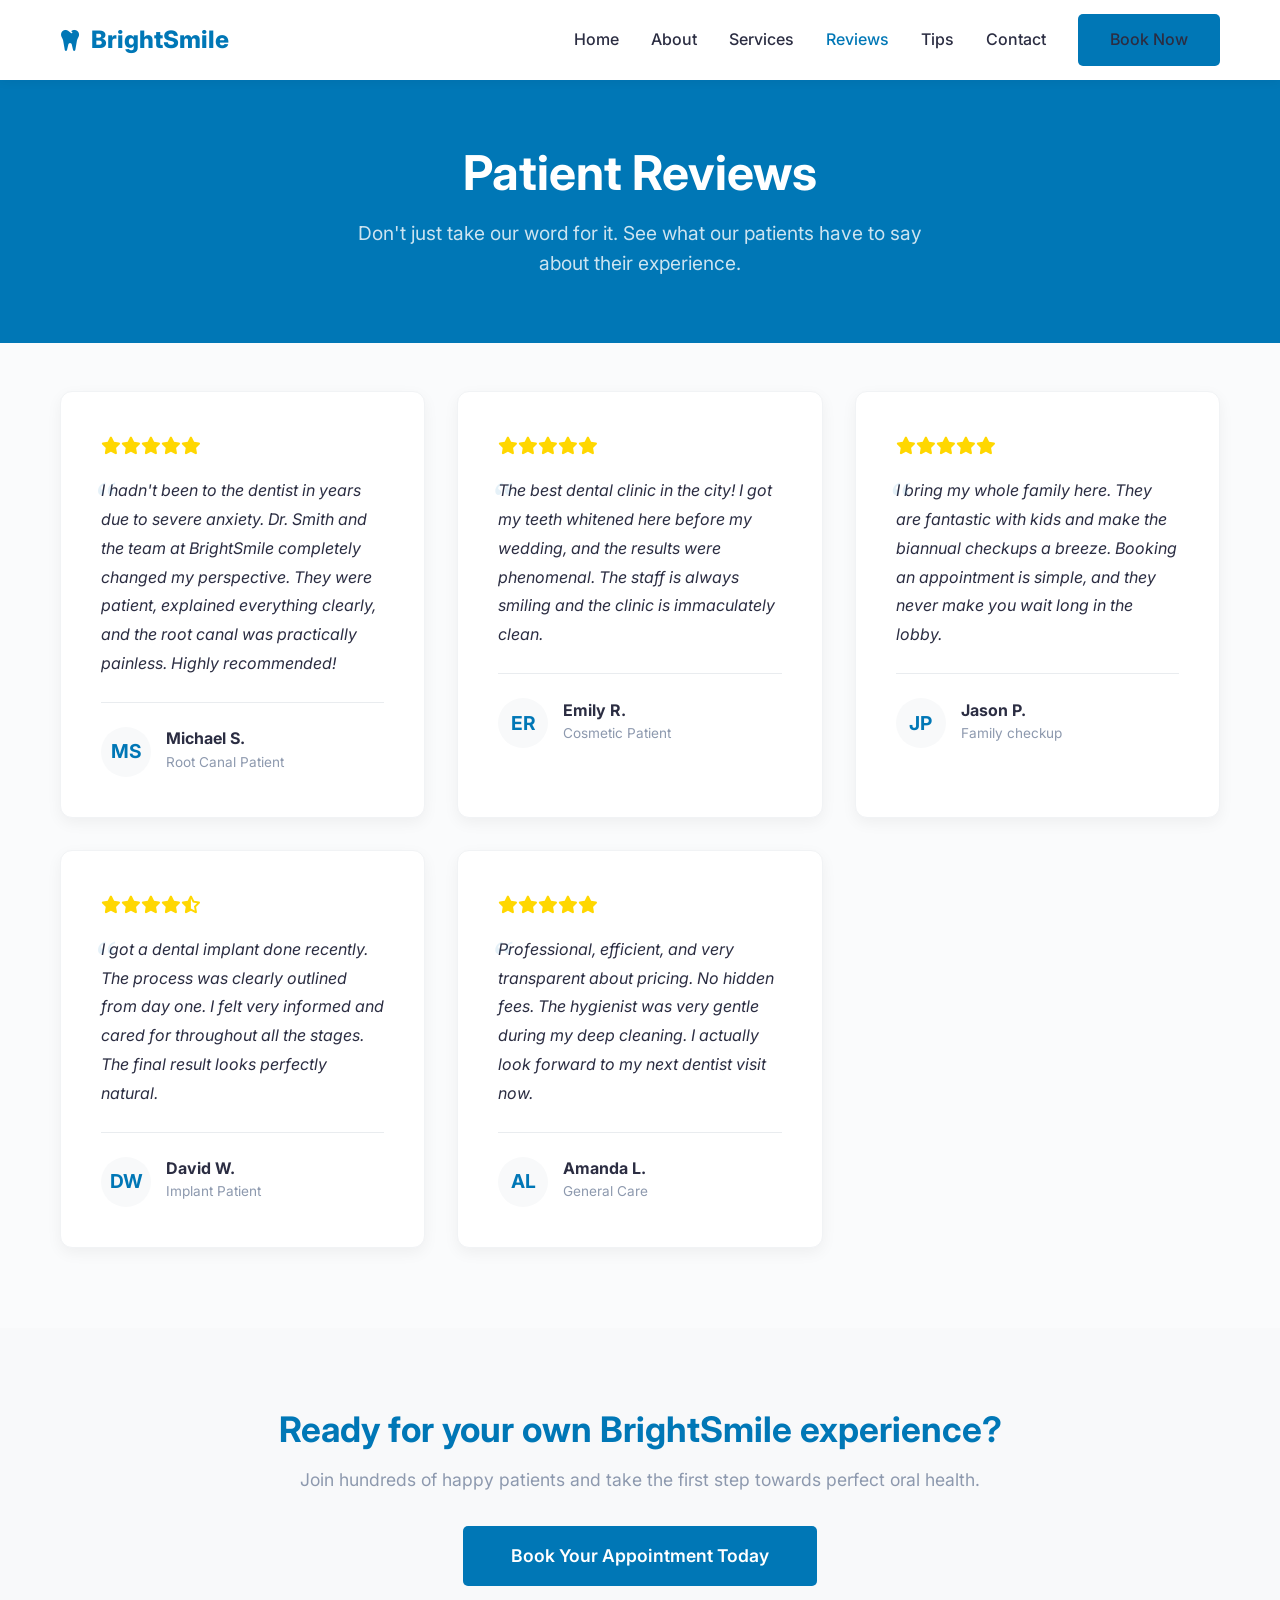
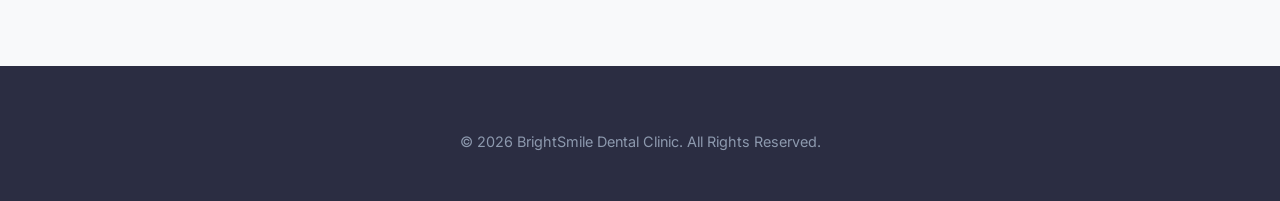
<file: testimonials.html>
<!DOCTYPE html>
<html lang="en">
<head>
    <meta charset="UTF-8">
    <meta name="viewport" content="width=device-width, initial-scale=1.0">
    <title>Patient Testimonials | BrightSmile Dental Clinic</title>
    <meta name="description" content="Read our patient reviews and testimonials. See why BrightSmile is the top-rated dental clinic in the area.">
    
    <link href="https://fonts.googleapis.com/css2?family=Inter:wght@400;500;600;700;800&display=swap" rel="stylesheet">
    <link rel="stylesheet" href="https://cdnjs.cloudflare.com/ajax/libs/font-awesome/6.4.0/css/all.min.css">
    <link rel="stylesheet" href="css/styles.css">
    
    <style>
        .page-header {
            background-color: var(--primary-color);
            color: var(--white);
            padding: 4rem 0;
            text-align: center;
        }

        .testimonials-grid {
            display: grid;
            grid-template-columns: repeat(auto-fit, minmax(300px, 1fr));
            gap: 2rem;
            margin-top: 3rem;
            margin-bottom: 5rem;
        }

        .testimonial-card {
            background: var(--white);
            padding: 2.5rem;
            border-radius: 12px;
            box-shadow: 0 5px 15px rgba(0,0,0,0.05);
            border: 1px solid #f1f3f5;
            transition: var(--transition);
        }

        .testimonial-card:hover {
            transform: translateY(-5px);
            box-shadow: 0 10px 25px rgba(0,0,0,0.1);
        }

        .stars {
            color: #ffd700;
            margin-bottom: 1rem;
            font-size: 1.1rem;
        }

        .review-text {
            font-style: italic;
            color: var(--text-dark);
            margin-bottom: 1.5rem;
            line-height: 1.8;
            position: relative;
        }

        .review-text::before {
            content: "\201C"; /* Left double quote */
            font-size: 3rem;
            color: rgba(0, 119, 182, 0.1);
            position: absolute;
            top: -20px;
            left: -10px;
            font-family: serif;
        }

        .patient-info {
            display: flex;
            align-items: center;
            gap: 15px;
            border-top: 1px solid #e9ecef;
            padding-top: 1.5rem;
        }

        .patient-avatar {
            width: 50px;
            height: 50px;
            border-radius: 50%;
            background-color: var(--bg-light);
            display: flex;
            justify-content: center;
            align-items: center;
            font-weight: bold;
            color: var(--primary-color);
            font-size: 1.2rem;
        }

        .patient-details h4 {
            margin: 0;
            font-size: 1rem;
            color: var(--text-dark);
        }

        .patient-details span {
            font-size: 0.85rem;
            color: var(--text-light);
        }
        
        .cta-section {
            background-color: var(--bg-light);
            padding: 5rem 0;
            text-align: center;
        }
    </style>
</head>
<body style="background-color: #fafbfc;">

    <!-- Header -->
    <header class="header">
        <div class="container nav">
            <a href="index.html" class="logo">
                <i class="fas fa-tooth"></i> BrightSmile
            </a>
            <div class="mobile-menu-btn">
                <i class="fas fa-bars"></i>
            </div>
            <nav class="nav-links">
                <a href="index.html">Home</a>
                <a href="about.html">About</a>
                <a href="services.html">Services</a>
                <a href="testimonials.html" style="color: var(--primary-color);">Reviews</a>
                <a href="blog.html">Tips</a>
                <a href="contact.html">Contact</a>
                <a href="book-appointment.html" class="btn btn-primary">Book Now</a>
            </nav>
        </div>
    </header>

    <div class="page-header">
        <div class="container">
            <h1 style="color:white;">Patient Reviews</h1>
            <p style="color:rgba(255,255,255,0.8); font-size:1.2rem; max-width: 600px; margin: 0 auto;">Don't just take our word for it. See what our patients have to say about their experience.</p>
        </div>
    </div>

    <section class="container">
        <div class="testimonials-grid">
            
            <!-- Review 1 -->
            <div class="testimonial-card">
                <div class="stars">
                    <i class="fas fa-star"></i><i class="fas fa-star"></i><i class="fas fa-star"></i><i class="fas fa-star"></i><i class="fas fa-star"></i>
                </div>
                <p class="review-text">I hadn't been to the dentist in years due to severe anxiety. Dr. Smith and the team at BrightSmile completely changed my perspective. They were patient, explained everything clearly, and the root canal was practically painless. Highly recommended!</p>
                <div class="patient-info">
                    <div class="patient-avatar">MS</div>
                    <div class="patient-details">
                        <h4>Michael S.</h4>
                        <span>Root Canal Patient</span>
                    </div>
                </div>
            </div>

            <!-- Review 2 -->
            <div class="testimonial-card">
                <div class="stars">
                    <i class="fas fa-star"></i><i class="fas fa-star"></i><i class="fas fa-star"></i><i class="fas fa-star"></i><i class="fas fa-star"></i>
                </div>
                <p class="review-text">The best dental clinic in the city! I got my teeth whitened here before my wedding, and the results were phenomenal. The staff is always smiling and the clinic is immaculately clean.</p>
                <div class="patient-info">
                    <div class="patient-avatar">ER</div>
                    <div class="patient-details">
                        <h4>Emily R.</h4>
                        <span>Cosmetic Patient</span>
                    </div>
                </div>
            </div>

            <!-- Review 3 -->
            <div class="testimonial-card">
                <div class="stars">
                    <i class="fas fa-star"></i><i class="fas fa-star"></i><i class="fas fa-star"></i><i class="fas fa-star"></i><i class="fas fa-star"></i>
                </div>
                <p class="review-text">I bring my whole family here. They are fantastic with kids and make the biannual checkups a breeze. Booking an appointment is simple, and they never make you wait long in the lobby.</p>
                <div class="patient-info">
                    <div class="patient-avatar">JP</div>
                    <div class="patient-details">
                        <h4>Jason P.</h4>
                        <span>Family checkup</span>
                    </div>
                </div>
            </div>

            <!-- Review 4 -->
            <div class="testimonial-card">
                <div class="stars">
                    <i class="fas fa-star"></i><i class="fas fa-star"></i><i class="fas fa-star"></i><i class="fas fa-star"></i><i class="fas fa-star-half-alt"></i>
                </div>
                <p class="review-text">I got a dental implant done recently. The process was clearly outlined from day one. I felt very informed and cared for throughout all the stages. The final result looks perfectly natural.</p>
                <div class="patient-info">
                    <div class="patient-avatar">DW</div>
                    <div class="patient-details">
                        <h4>David W.</h4>
                        <span>Implant Patient</span>
                    </div>
                </div>
            </div>
            
            <!-- Review 5 -->
            <div class="testimonial-card">
                <div class="stars">
                    <i class="fas fa-star"></i><i class="fas fa-star"></i><i class="fas fa-star"></i><i class="fas fa-star"></i><i class="fas fa-star"></i>
                </div>
                <p class="review-text">Professional, efficient, and very transparent about pricing. No hidden fees. The hygienist was very gentle during my deep cleaning. I actually look forward to my next dentist visit now.</p>
                <div class="patient-info">
                    <div class="patient-avatar">AL</div>
                    <div class="patient-details">
                        <h4>Amanda L.</h4>
                        <span>General Care</span>
                    </div>
                </div>
            </div>
            
        </div>
    </section>
    
    <section class="cta-section">
        <div class="container">
            <h2 style="color: var(--primary-color)">Ready for your own BrightSmile experience?</h2>
            <p style="font-size: 1.1rem; margin-bottom: 2rem;">Join hundreds of happy patients and take the first step towards perfect oral health.</p>
            <a href="book-appointment.html" class="btn btn-primary btn-lg" style="padding: 1rem 3rem; font-size: 1.1rem;">Book Your Appointment Today</a>
        </div>
    </section>

    <!-- Footer -->
    <footer>
        <div class="container">
            <div class="footer-bottom" style="border-top:none; padding-top: 0;">
                <p>&copy; 2026 BrightSmile Dental Clinic. All Rights Reserved.</p>
            </div>
        </div>
    </footer>

    <script src="js/main.js"></script>
</body>
</html>
</file>
<file: css/styles.css>
/* Root Variables */
:root {
  --primary-color: #0077b6;
  --secondary-color: #00b4d8;
  --accent-color: #90e0ef;
  --text-dark: #2b2d42;
  --text-light: #8d99ae;
  --white: #ffffff;
  --bg-light: #f8f9fa;
  --font-family: 'Inter', sans-serif;
  --transition: all 0.3s ease;
}

/* Base Styles */
* {
  margin: 0;
  padding: 0;
  box-sizing: border-box;
}

body {
  font-family: var(--font-family);
  color: var(--text-dark);
  line-height: 1.6;
  background-color: var(--white);
}

a {
  text-decoration: none;
  color: var(--primary-color);
  transition: var(--transition);
}

ul {
  list-style: none;
}

img {
  max-width: 100%;
  height: auto;
  display: block;
}

/* Typography */
h1, h2, h3, h4, h5, h6 {
  font-weight: 700;
  line-height: 1.2;
  margin-bottom: 1rem;
}

h1 { font-size: 3rem; }
h2 { font-size: 2.2rem; }
h3 { font-size: 1.5rem; }

p {
  margin-bottom: 1rem;
  color: var(--text-light);
}

/* Utility Classes */
.container {
  max-width: 1200px;
  margin: 0 auto;
  padding: 0 20px;
}

.section {
  padding: 5rem 0;
}

.section-bg {
  background-color: var(--bg-light);
}

.text-center {
  text-align: center;
}

.btn {
  display: inline-block;
  padding: 0.8rem 2rem;
  border-radius: 5px;
  font-weight: 600;
  cursor: pointer;
  border: none;
  transition: var(--transition);
}

.btn-primary {
  background-color: var(--primary-color);
  color: var(--white);
}

.btn-primary:hover {
  background-color: #023e8a;
  color: var(--white);
  transform: translateY(-2px);
  box-shadow: 0 4px 10px rgba(0, 119, 182, 0.3);
}

.btn-outline {
  background-color: transparent;
  color: var(--primary-color);
  border: 2px solid var(--primary-color);
}

.btn-outline:hover {
  background-color: var(--primary-color);
  color: var(--white);
}

/* Header & Navigation */
.header {
  background-color: var(--white);
  box-shadow: 0 2px 10px rgba(0, 0, 0, 0.05);
  position: sticky;
  top: 0;
  z-index: 1000;
}

.nav {
  display: flex;
  justify-content: space-between;
  align-items: center;
  height: 80px;
}

.logo {
  font-size: 1.5rem;
  font-weight: 800;
  color: var(--primary-color);
  display: flex;
  align-items: center;
  gap: 10px;
}

.nav-links {
  display: flex;
  gap: 2rem;
  align-items: center;
}

.nav-links a {
  color: var(--text-dark);
  font-weight: 500;
}

.nav-links a:hover {
  color: var(--primary-color);
}

.mobile-menu-btn {
  display: none;
  font-size: 1.5rem;
  cursor: pointer;
  color: var(--text-dark);
}

/* Footer */
footer {
  background-color: var(--text-dark);
  color: var(--white);
  padding: 4rem 0 2rem;
}

.footer-grid {
  display: grid;
  grid-template-columns: repeat(auto-fit, minmax(250px, 1fr));
  gap: 3rem;
  margin-bottom: 3rem;
}

.footer-col h3 {
  color: var(--white);
  font-size: 1.2rem;
  margin-bottom: 1.5rem;
}

.footer-col p {
  color: #adb5bd;
}

.footer-links li {
  margin-bottom: 0.8rem;
}

.footer-links a {
  color: #adb5bd;
}

.footer-links a:hover {
  color: var(--secondary-color);
  padding-left: 5px;
}

.footer-bottom {
  text-align: center;
  padding-top: 2rem;
  border-top: 1px solid rgba(255, 255, 255, 0.1);
  color: #adb5bd;
  font-size: 0.9rem;
}

/* Responsive */
@media (max-width: 768px) {
  h1 { font-size: 2.5rem; }
  h2 { font-size: 2rem; }
  
  .nav-links {
    position: absolute;
    top: 80px;
    left: -100%;
    width: 100%;
    background-color: var(--white);
    flex-direction: column;
    padding: 2rem 0;
    box-shadow: 0 5px 10px rgba(0, 0, 0, 0.05);
    transition: var(--transition);
  }
  
  .nav-links.active {
    left: 0;
  }
  
  .mobile-menu-btn {
    display: block;
  }
}
</file>
